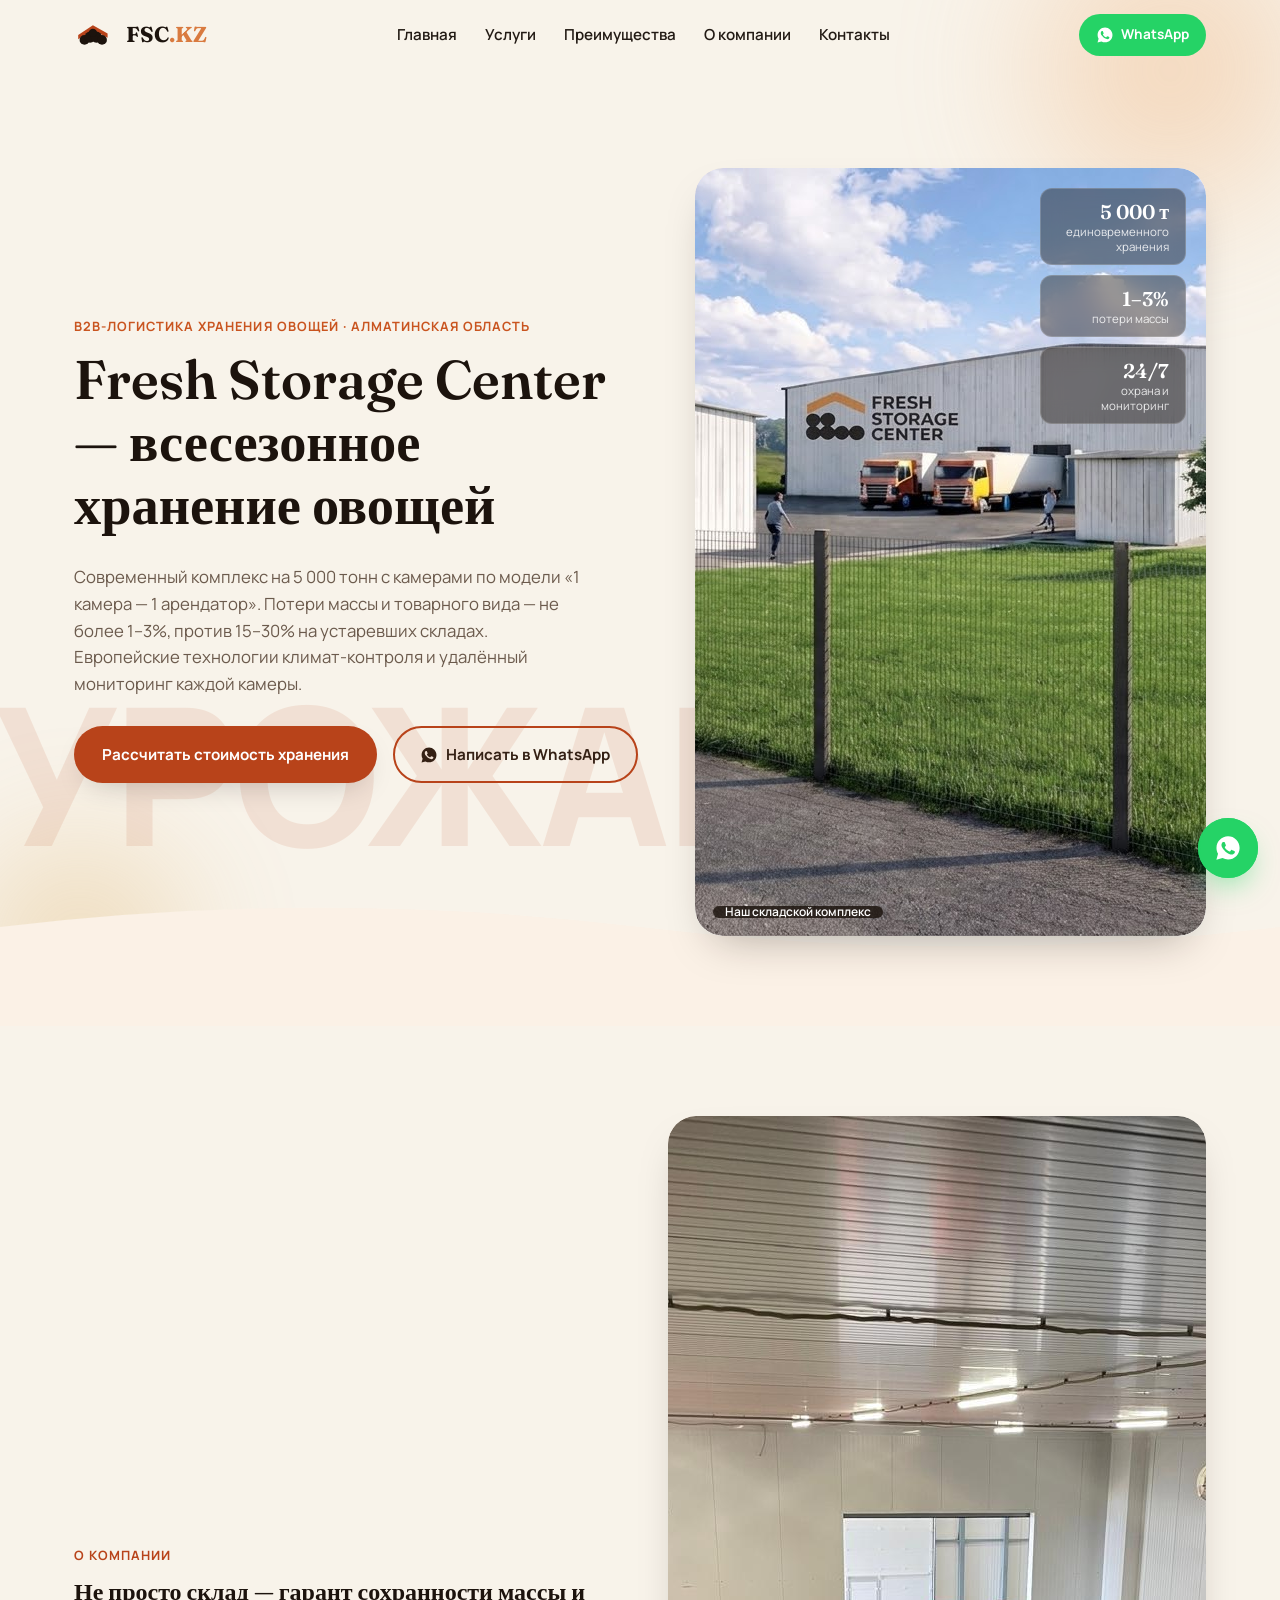
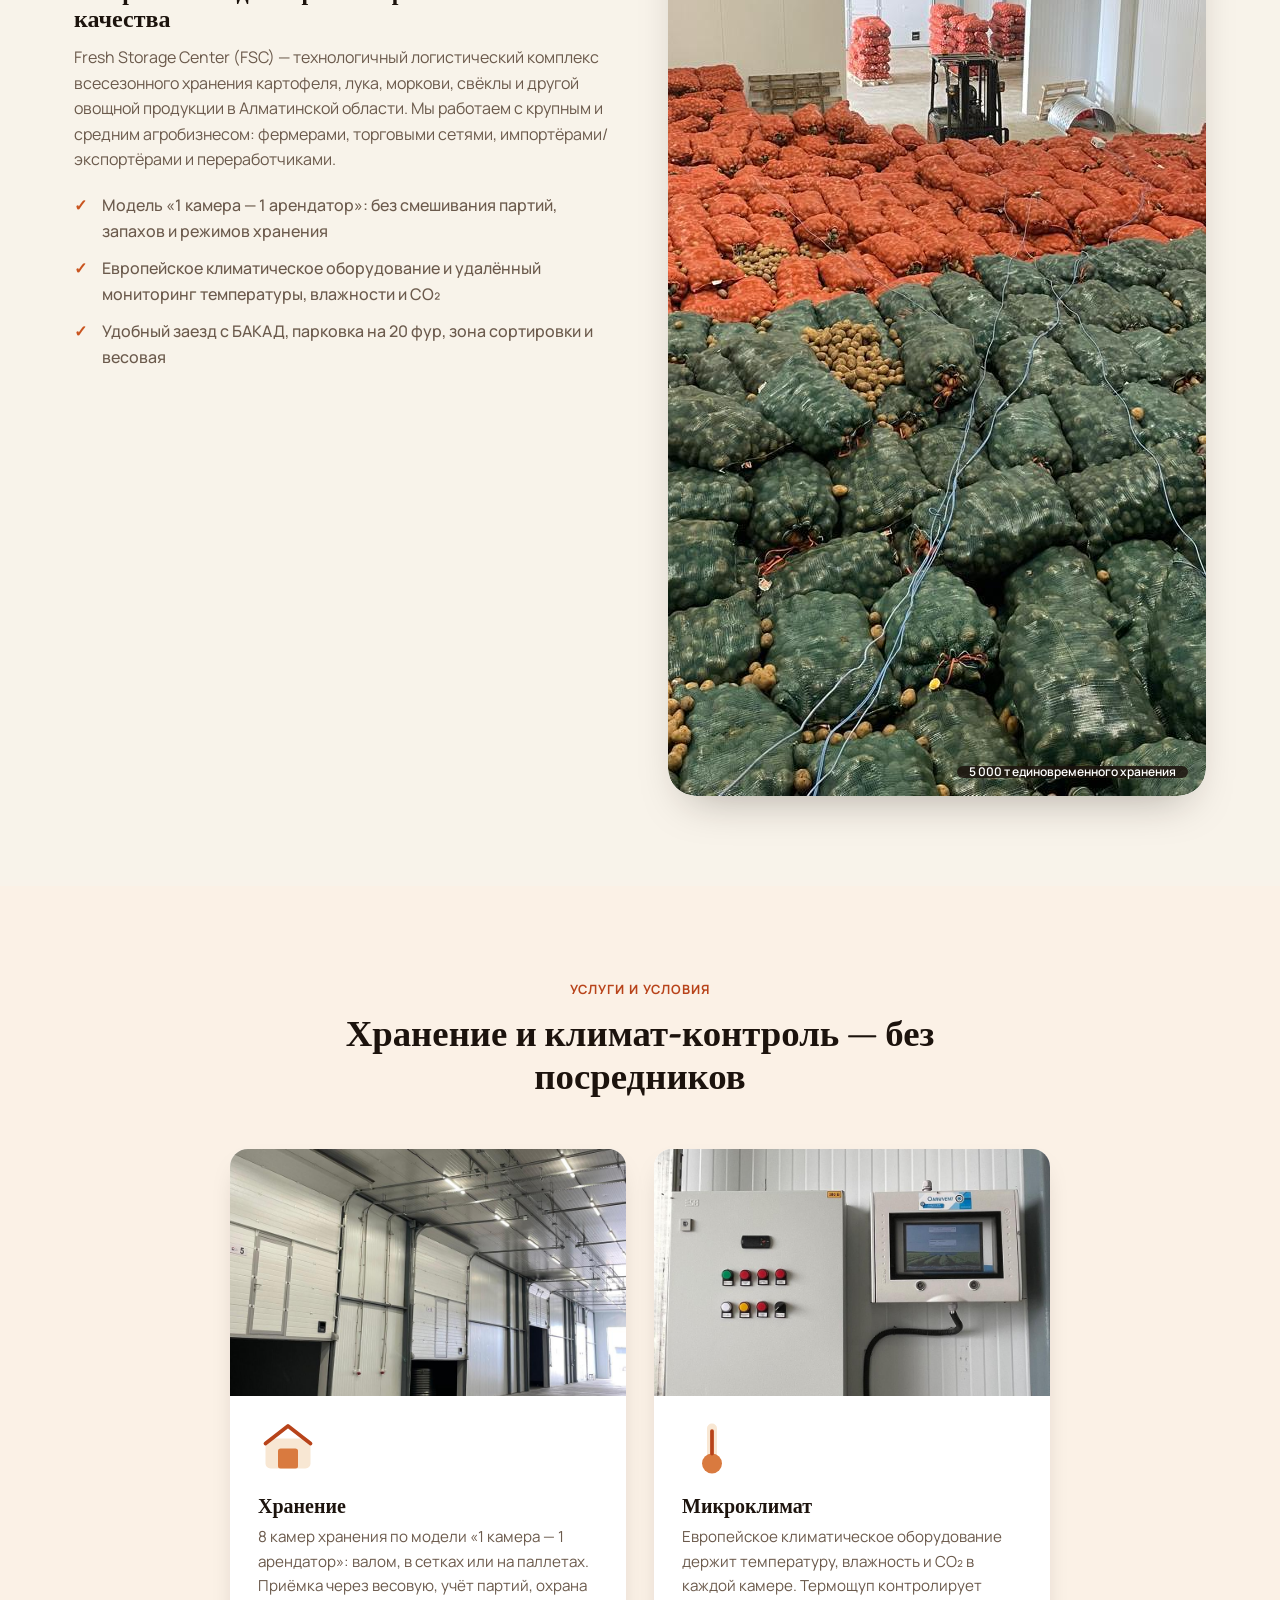
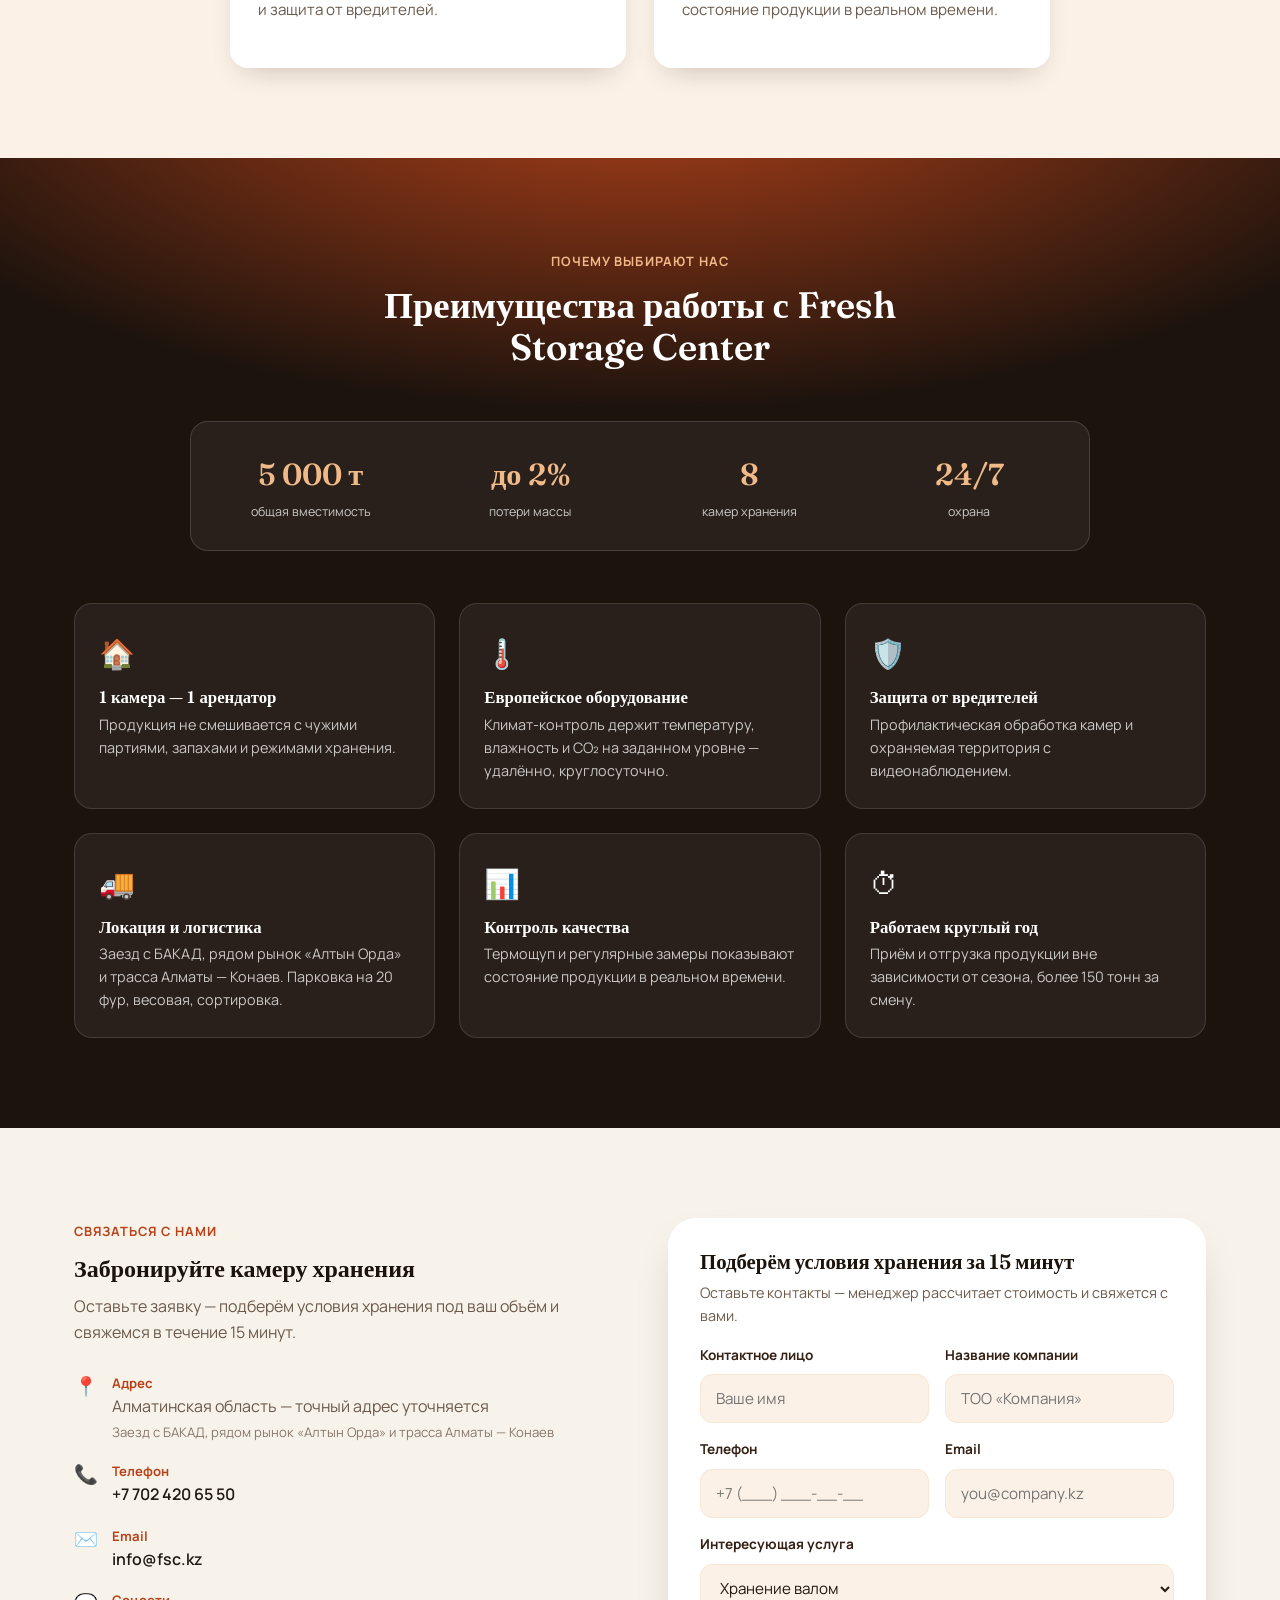
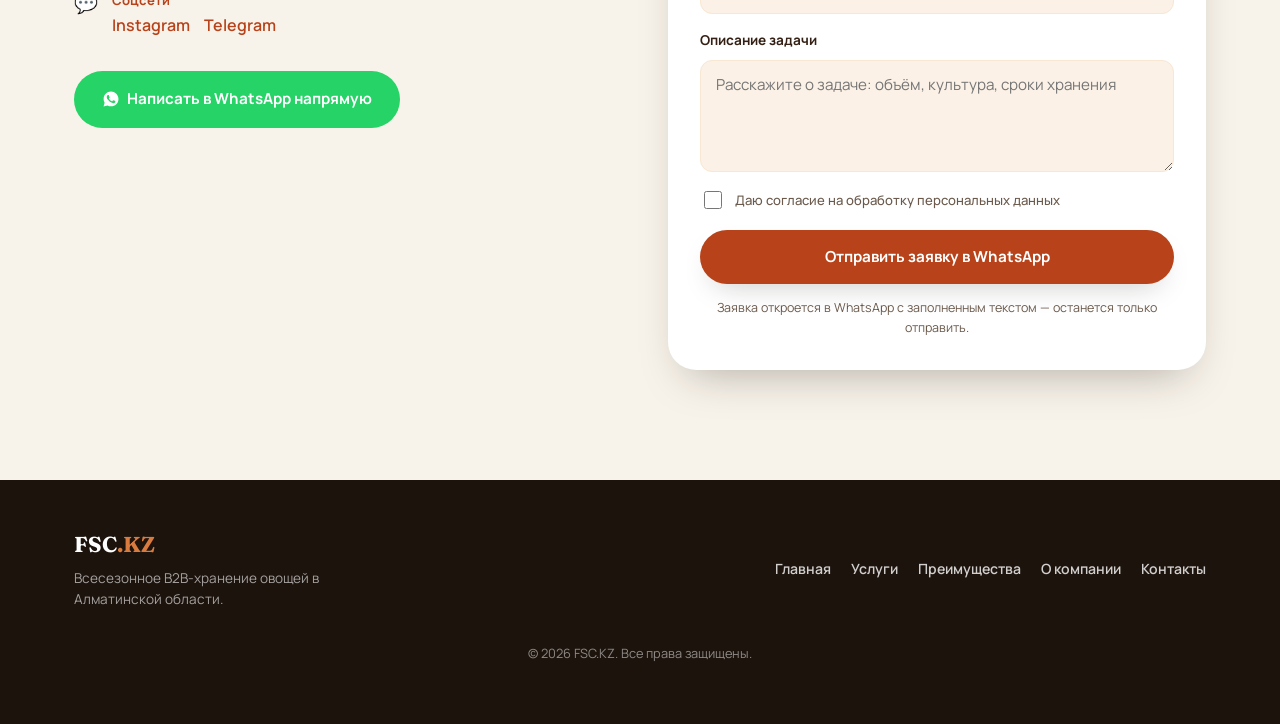
<file: index.html>
<!DOCTYPE html>
<html lang="ru">
<head>
<meta charset="UTF-8">
<meta name="viewport" content="width=device-width, initial-scale=1.0">
<title>Fresh Storage Center — всесезонное хранение овощей</title>
<meta name="description" content="Fresh Storage Center (FSC) — B2B-комплекс всесезонного хранения картофеля, лука, моркови и свёклы в Алматинской области. Потери массы не более 1–3%.">
<link rel="icon" href="assets/images/favicon.svg" type="image/svg+xml">
<link rel="preconnect" href="https://fonts.googleapis.com">
<link rel="preconnect" href="https://fonts.gstatic.com" crossorigin>
<link href="https://fonts.googleapis.com/css2?family=Manrope:wght@400;500;600;700;800&family=Fraunces:ital,opsz,wght@0,9..144,500;0,9..144,600;1,9..144,500&display=swap" rel="stylesheet">
<link rel="stylesheet" href="assets/css/style.css">
</head>
<body>

<!-- ============ HEADER ============ -->
<header class="header" id="header">
  <div class="container header__inner">
    <a href="#top" class="logo">
      <span class="logo__mark" aria-hidden="true">
        <svg viewBox="0 0 60 40" xmlns="http://www.w3.org/2000/svg">
          <path d="M6,20 L27,6 L48,18 L48,24 L27,13 L6,26 Z" fill="var(--green-700)"/>
          <circle cx="15" cy="27" r="7" fill="var(--green-900)"/>
          <circle cx="23" cy="23" r="8" fill="var(--green-900)"/>
          <circle cx="32" cy="23" r="8" fill="var(--green-900)"/>
          <circle cx="40" cy="27" r="7" fill="var(--green-900)"/>
          <circle cx="27" cy="17" r="6" fill="var(--green-900)"/>
        </svg>
      </span>
      <span class="logo__text">FSC<span class="logo__dot">.KZ</span></span>
    </a>

    <nav class="nav" id="nav">
      <a href="#top">Главная</a>
      <a href="#services">Услуги</a>
      <a href="#advantages">Преимущества</a>
      <a href="#about">О компании</a>
      <a href="#contact">Контакты</a>
    </nav>

    <div class="header__actions">
      <a class="btn btn--whatsapp btn--sm" id="wa-header" href="#" target="_blank" rel="noopener">
        <svg viewBox="0 0 24 24" width="18" height="18" fill="currentColor" aria-hidden="true"><path d="M12.04 2C6.58 2 2.13 6.45 2.13 11.91c0 1.75.46 3.46 1.33 4.96L2.05 22l5.25-1.38a9.9 9.9 0 0 0 4.74 1.21h.01c5.46 0 9.91-4.45 9.91-9.91 0-2.65-1.03-5.14-2.9-7.01A9.87 9.87 0 0 0 12.04 2Zm5.8 14.16c-.24.68-1.4 1.32-1.93 1.38-.5.06-1.02.28-3.42-.71-2.9-1.19-4.77-4.14-4.92-4.34-.15-.2-1.17-1.56-1.17-2.97s.73-2.1.99-2.39c.25-.28.55-.35.73-.35.19 0 .37 0 .53.01.17.01.4-.06.62.48.24.58.81 2 .88 2.15.07.15.12.32.02.51-.1.2-.15.32-.3.49-.15.17-.3.38-.44.51-.15.14-.3.29-.13.57.17.28.75 1.25 1.62 2.03 1.11 1 2.05 1.31 2.33 1.46.28.15.44.12.6-.07.17-.2.71-.83.9-1.11.19-.29.38-.24.63-.14.26.1 1.65.79 1.94.93.28.14.47.21.53.33.07.13.07.72-.17 1.4Z"/></svg>
        WhatsApp
      </a>
      <button class="nav__toggle" id="navToggle" aria-label="Открыть меню" aria-expanded="false">
        <span></span><span></span><span></span>
      </button>
    </div>
  </div>
</header>

<main id="top">

  <!-- ============ HERO ============ -->
  <section class="hero">
    <div class="hero__bg" aria-hidden="true">
      <div class="blob blob--1"></div>
      <div class="blob blob--2"></div>
      <svg class="hero__rows" viewBox="0 0 1440 400" preserveAspectRatio="none" aria-hidden="true">
        <path d="M0 220 Q 360 150 720 220 T 1440 220 V400 H0 Z" fill="var(--green-50)"/>
      </svg>
    </div>

    <div class="container hero__inner">
      <div class="hero__content" data-reveal>
        <p class="eyebrow">B2B-логистика хранения овощей · Алматинская область</p>
        <h1>Fresh Storage Center — всесезонное хранение овощей</h1>
        <p class="hero__lead">
          Современный комплекс на 5 000 тонн с камерами по модели «1 камера — 1 арендатор».
          Потери массы и товарного вида — не более 1–3%, против 15–30% на устаревших складах.
          Европейские технологии климат-контроля и удалённый мониторинг каждой камеры.
        </p>
        <div class="hero__cta">
          <a href="#contact" class="btn btn--primary">Рассчитать стоимость хранения</a>
          <a href="#" class="btn btn--outline wa-link" id="wa-hero" target="_blank" rel="noopener">
            <svg viewBox="0 0 24 24" width="18" height="18" fill="currentColor" aria-hidden="true"><path d="M12.04 2C6.58 2 2.13 6.45 2.13 11.91c0 1.75.46 3.46 1.33 4.96L2.05 22l5.25-1.38a9.9 9.9 0 0 0 4.74 1.21h.01c5.46 0 9.91-4.45 9.91-9.91 0-2.65-1.03-5.14-2.9-7.01A9.87 9.87 0 0 0 12.04 2Zm5.8 14.16c-.24.68-1.4 1.32-1.93 1.38-.5.06-1.02.28-3.42-.71-2.9-1.19-4.77-4.14-4.92-4.34-.15-.2-1.17-1.56-1.17-2.97s.73-2.1.99-2.39c.25-.28.55-.35.73-.35.19 0 .37 0 .53.01.17.01.4-.06.62.48.24.58.81 2 .88 2.15.07.15.12.32.02.51-.1.2-.15.32-.3.49-.15.17-.3.38-.44.51-.15.14-.3.29-.13.57.17.28.75 1.25 1.62 2.03 1.11 1 2.05 1.31 2.33 1.46.28.15.44.12.6-.07.17-.2.71-.83.9-1.11.19-.29.38-.24.63-.14.26.1 1.65.79 1.94.93.28.14.47.21.53.33.07.13.07.72-.17 1.4Z"/></svg>
            Написать в WhatsApp
          </a>
        </div>

      </div>

      <div class="hero__visual reveal-card reveal-card--photo" id="heroVisual" data-reveal>
        <img class="hero__photo" src="assets/images/warehouse-01.jpg" alt="Складской комплекс FSC.KZ" loading="eager" width="1374" height="768">
        <div class="reveal-card__glow"></div>
        <span class="media-badge media-badge--hero">Наш складской комплекс</span>
        <div class="glass-stats">
          <div class="glass-stat">
            <span class="glass-stat__num">5 000 т</span>
            <span class="glass-stat__label">единовременного хранения</span>
          </div>
          <div class="glass-stat">
            <span class="glass-stat__num">1–3%</span>
            <span class="glass-stat__label">потери массы</span>
          </div>
          <div class="glass-stat">
            <span class="glass-stat__num">24/7</span>
            <span class="glass-stat__label">охрана и мониторинг</span>
          </div>
        </div>
      </div>
    </div>
    <span class="hero__watermark" aria-hidden="true">УРОЖАЙ</span>
  </section>

  <!-- ============ ABOUT ============ -->
  <section class="about" id="about">
    <div class="container about__inner">
      <div class="about__text" data-reveal>
        <p class="eyebrow eyebrow--dark">О компании</p>
        <h2>Не просто склад — гарант сохранности массы и качества</h2>
        <p>
          Fresh Storage Center (FSC) — технологичный логистический комплекс всесезонного хранения
          картофеля, лука, моркови, свёклы и другой овощной продукции в Алматинской области.
          Мы работаем с крупным и средним агробизнесом: фермерами, торговыми сетями,
          импортёрами/экспортёрами и переработчиками.
        </p>
        <ul class="about__points">
          <li>Модель «1 камера — 1 арендатор»: без смешивания партий, запахов и режимов хранения</li>
          <li>Европейское климатическое оборудование и удалённый мониторинг температуры, влажности и CO₂</li>
          <li>Удобный заезд с БАКАД, парковка на 20 фур, зона сортировки и весовая</li>
        </ul>
      </div>
      <div class="about__media reveal-card reveal-card--photo" data-reveal>
        <img src="assets/images/storage-bags.jpg" alt="Хранение урожая в камере FSC.KZ" loading="lazy" width="960" height="1280">
        <div class="reveal-card__glow"></div>
        <span class="media-badge">5 000 т единовременного хранения</span>
      </div>
    </div>
  </section>

  <!-- ============ SERVICES ============ -->
  <section class="services" id="services">
    <div class="container">
      <div class="section-head" data-reveal>
        <p class="eyebrow eyebrow--dark">Услуги и условия</p>
        <h2>Хранение и климат-контроль — без посредников</h2>
      </div>

      <div class="cards cards--two">
        <article class="card" data-reveal>
          <div class="card__media">
            <img src="assets/images/storage-bay.jpg" alt="Камера хранения FSC.KZ" loading="lazy" width="960" height="1280">
          </div>
          <div class="card__icon">
            <svg viewBox="0 0 48 48" fill="none"><rect x="6" y="18" width="36" height="24" rx="4" fill="var(--green-100)"/><path d="M6 22 24 8l18 14" stroke="var(--green-700)" stroke-width="3" fill="none" stroke-linecap="round" stroke-linejoin="round"/><rect x="16" y="26" width="16" height="16" rx="2" fill="var(--green-500)"/></svg>
          </div>
          <h3>Хранение</h3>
          <p>8 камер хранения по модели «1 камера — 1 арендатор»: валом, в сетках или на паллетах. Приёмка через весовую, учёт партий, охрана и защита от вредителей.</p>
          <div class="card__more">
            <p>Одновременная парковка до 20 фур, зона сортировки, электропогрузчики. Более 150 тонн отгрузки за смену.</p>
            <a href="#contact" class="card__link">Рассчитать хранение →</a>
          </div>
        </article>

        <article class="card" data-reveal>
          <div class="card__media">
            <img src="assets/images/climate-control.jpg" alt="Система контроля климата FSC.KZ" loading="lazy" width="960" height="1280">
          </div>
          <div class="card__icon">
            <svg viewBox="0 0 48 48" fill="none"><rect x="20" y="6" width="8" height="30" rx="4" fill="var(--green-100)"/><circle cx="24" cy="38" r="8" fill="var(--green-500)"/><path d="M24 12v18" stroke="var(--green-700)" stroke-width="3" stroke-linecap="round"/></svg>
          </div>
          <h3>Микроклимат</h3>
          <p>Европейское климатическое оборудование держит температуру, влажность и CO₂ в каждой камере. Термощуп контролирует состояние продукции в реальном времени.</p>
          <div class="card__more">
            <p>Панель мониторинга и управление режимом хранения удалённо, с телефона — отчётность по запросу клиента.</p>
            <a href="#contact" class="card__link">Узнать подробнее →</a>
          </div>
        </article>
      </div>
    </div>
  </section>

  <!-- ============ ADVANTAGES ============ -->
  <section class="advantages" id="advantages">
    <div class="container">
      <div class="section-head section-head--light" data-reveal>
        <p class="eyebrow eyebrow--light">Почему выбирают нас</p>
        <h2>Преимущества работы с Fresh Storage Center</h2>
      </div>

      <div class="numbers-row" data-reveal>
        <div class="number"><span class="number__val">5 000 т</span><span class="number__label">общая вместимость</span></div>
        <div class="number"><span class="number__val">до 2%</span><span class="number__label">потери массы</span></div>
        <div class="number"><span class="number__val">8</span><span class="number__label">камер хранения</span></div>
        <div class="number"><span class="number__val">24/7</span><span class="number__label">охрана</span></div>
      </div>

      <div class="adv-grid">
        <div class="adv" data-reveal>
          <div class="adv__icon">🏠</div>
          <h4>1 камера — 1 арендатор</h4>
          <p>Продукция не смешивается с чужими партиями, запахами и режимами хранения.</p>
        </div>
        <div class="adv" data-reveal>
          <div class="adv__icon">🌡️</div>
          <h4>Европейское оборудование</h4>
          <p>Климат-контроль держит температуру, влажность и CO₂ на заданном уровне — удалённо, круглосуточно.</p>
        </div>
        <div class="adv" data-reveal>
          <div class="adv__icon">🛡️</div>
          <h4>Защита от вредителей</h4>
          <p>Профилактическая обработка камер и охраняемая территория с видеонаблюдением.</p>
        </div>
        <div class="adv" data-reveal>
          <div class="adv__icon">🚚</div>
          <h4>Локация и логистика</h4>
          <p>Заезд с БАКАД, рядом рынок «Алтын Орда» и трасса Алматы — Конаев. Парковка на 20 фур, весовая, сортировка.</p>
        </div>
        <div class="adv" data-reveal>
          <div class="adv__icon">📊</div>
          <h4>Контроль качества</h4>
          <p>Термощуп и регулярные замеры показывают состояние продукции в реальном времени.</p>
        </div>
        <div class="adv" data-reveal>
          <div class="adv__icon">⏱</div>
          <h4>Работаем круглый год</h4>
          <p>Приём и отгрузка продукции вне зависимости от сезона, более 150 тонн за смену.</p>
        </div>
      </div>
    </div>
  </section>

  <!-- ============ CONTACT ============ -->
  <section class="contact" id="contact">
    <div class="container contact__inner">
      <div class="contact__info" data-reveal>
        <p class="eyebrow eyebrow--dark">Связаться с нами</p>
        <h2>Забронируйте камеру хранения</h2>
        <p class="contact__lead">Оставьте заявку — подберём условия хранения под ваш объём и свяжемся в течение 15 минут.</p>

        <ul class="contact__list">
          <li>
            <span class="contact__ico">📍</span>
            <div><strong>Адрес</strong><span data-config="address">Алматинская область — точный адрес уточняется</span><span class="contact__note">Заезд с БАКАД, рядом рынок «Алтын Орда» и трасса Алматы — Конаев</span></div>
          </li>
          <li>
            <span class="contact__ico">📞</span>
            <div><strong>Телефон</strong><a href="tel:+77024206550">+7 702 420 65 50</a></div>
          </li>
          <li>
            <span class="contact__ico">✉️</span>
            <div><strong>Email</strong><a href="mailto:info@fsc.kz" data-config="email">info@fsc.kz</a></div>
          </li>
          <li>
            <span class="contact__ico">💬</span>
            <div><strong>Соцсети</strong>
              <div class="social-row">
                <a href="#" data-config="instagram" target="_blank" rel="noopener">Instagram</a>
                <a href="#" data-config="telegram" target="_blank" rel="noopener">Telegram</a>
              </div>
            </div>
          </li>
        </ul>

        <a href="#" class="btn btn--whatsapp wa-link" id="wa-contact" target="_blank" rel="noopener">
          <svg viewBox="0 0 24 24" width="18" height="18" fill="currentColor" aria-hidden="true"><path d="M12.04 2C6.58 2 2.13 6.45 2.13 11.91c0 1.75.46 3.46 1.33 4.96L2.05 22l5.25-1.38a9.9 9.9 0 0 0 4.74 1.21h.01c5.46 0 9.91-4.45 9.91-9.91 0-2.65-1.03-5.14-2.9-7.01A9.87 9.87 0 0 0 12.04 2Zm5.8 14.16c-.24.68-1.4 1.32-1.93 1.38-.5.06-1.02.28-3.42-.71-2.9-1.19-4.77-4.14-4.92-4.34-.15-.2-1.17-1.56-1.17-2.97s.73-2.1.99-2.39c.25-.28.55-.35.73-.35.19 0 .37 0 .53.01.17.01.4-.06.62.48.24.58.81 2 .88 2.15.07.15.12.32.02.51-.1.2-.15.32-.3.49-.15.17-.3.38-.44.51-.15.14-.3.29-.13.57.17.28.75 1.25 1.62 2.03 1.11 1 2.05 1.31 2.33 1.46.28.15.44.12.6-.07.17-.2.71-.83.9-1.11.19-.29.38-.24.63-.14.26.1 1.65.79 1.94.93.28.14.47.21.53.33.07.13.07.72-.17 1.4Z"/></svg>
          Написать в WhatsApp напрямую
        </a>
      </div>

      <form class="contact__form" id="contactForm" data-reveal novalidate>
        <div class="form__intro">
          <h3>Подберём условия хранения за 15 минут</h3>
          <p>Оставьте контакты — менеджер рассчитает стоимость и свяжется с вами.</p>
        </div>

        <div class="form__fields">
          <label>
            Контактное лицо
            <input type="text" name="name" required placeholder="Ваше имя">
            <span class="field__error">Укажите, как к вам обращаться</span>
          </label>
          <label>
            Название компании
            <input type="text" name="company" placeholder="ТОО «Компания»">
          </label>
          <label>
            Телефон
            <input type="tel" name="phone" required placeholder="+7 (___) ___-__-__">
            <span class="field__error">Укажите телефон для связи</span>
          </label>
          <label>
            Email
            <input type="email" name="email" placeholder="you@company.kz">
          </label>
          <label class="form__field--full">
            Интересующая услуга
            <select name="service">
              <option value="Хранение валом">Хранение валом</option>
              <option value="Хранение в сетках">Хранение в сетках</option>
              <option value="Хранение на паллетах">Хранение на паллетах</option>
              <option value="Другое">Другое</option>
            </select>
          </label>
          <label class="form__field--full">
            Описание задачи
            <textarea name="message" rows="4" placeholder="Расскажите о задаче: объём, культура, сроки хранения"></textarea>
          </label>
        </div>

        <label class="form__consent">
          <input type="checkbox" name="consent" required>
          <span>Даю согласие на обработку персональных данных</span>
        </label>
        <span class="field__error field__error--consent">Нужно согласие на обработку данных</span>

        <button type="submit" class="btn btn--primary btn--block">
          Отправить заявку в WhatsApp
        </button>
        <p class="form__hint">Заявка откроется в WhatsApp с заполненным текстом — останется только отправить.</p>

        <div class="form__success" hidden>
          <div class="form__success-icon">✓</div>
          <h3>Спасибо за обращение!</h3>
          <p>Мы получили заявку и свяжемся с вами в течение 15 минут. Сейчас откроется WhatsApp — отправьте сообщение, чтобы менеджер увидел его сразу.</p>
        </div>
      </form>
    </div>
  </section>
</main>

<!-- ============ FOOTER ============ -->
<footer class="footer">
  <div class="container footer__inner">
    <div class="footer__brand">
      <span class="logo__text">FSC<span class="logo__dot">.KZ</span></span>
      <p>Всесезонное B2B-хранение овощей в Алматинской области.</p>
    </div>
    <nav class="footer__nav">
      <a href="#top">Главная</a>
      <a href="#services">Услуги</a>
      <a href="#advantages">Преимущества</a>
      <a href="#about">О компании</a>
      <a href="#contact">Контакты</a>
    </nav>
    <p class="footer__copy">© <span id="year"></span> FSC.KZ. Все права защищены.</p>
  </div>
</footer>

<!-- ============ FLOATING WHATSAPP ============ -->
<a href="#" class="wa-float wa-link" id="wa-float" target="_blank" rel="noopener" aria-label="Написать в WhatsApp">
  <svg viewBox="0 0 24 24" width="28" height="28" fill="currentColor" aria-hidden="true"><path d="M12.04 2C6.58 2 2.13 6.45 2.13 11.91c0 1.75.46 3.46 1.33 4.96L2.05 22l5.25-1.38a9.9 9.9 0 0 0 4.74 1.21h.01c5.46 0 9.91-4.45 9.91-9.91 0-2.65-1.03-5.14-2.9-7.01A9.87 9.87 0 0 0 12.04 2Zm5.8 14.16c-.24.68-1.4 1.32-1.93 1.38-.5.06-1.02.28-3.42-.71-2.9-1.19-4.77-4.14-4.92-4.34-.15-.2-1.17-1.56-1.17-2.97s.73-2.1.99-2.39c.25-.28.55-.35.73-.35.19 0 .37 0 .53.01.17.01.4-.06.62.48.24.58.81 2 .88 2.15.07.15.12.32.02.51-.1.2-.15.32-.3.49-.15.17-.3.38-.44.51-.15.14-.3.29-.13.57.17.28.75 1.25 1.62 2.03 1.11 1 2.05 1.31 2.33 1.46.28.15.44.12.6-.07.17-.2.71-.83.9-1.11.19-.29.38-.24.63-.14.26.1 1.65.79 1.94.93.28.14.47.21.53.33.07.13.07.72-.17 1.4Z"/></svg>
  <span class="wa-float__pulse"></span>
</a>

<script src="assets/js/main.js"></script>
</body>
</html>
</file>
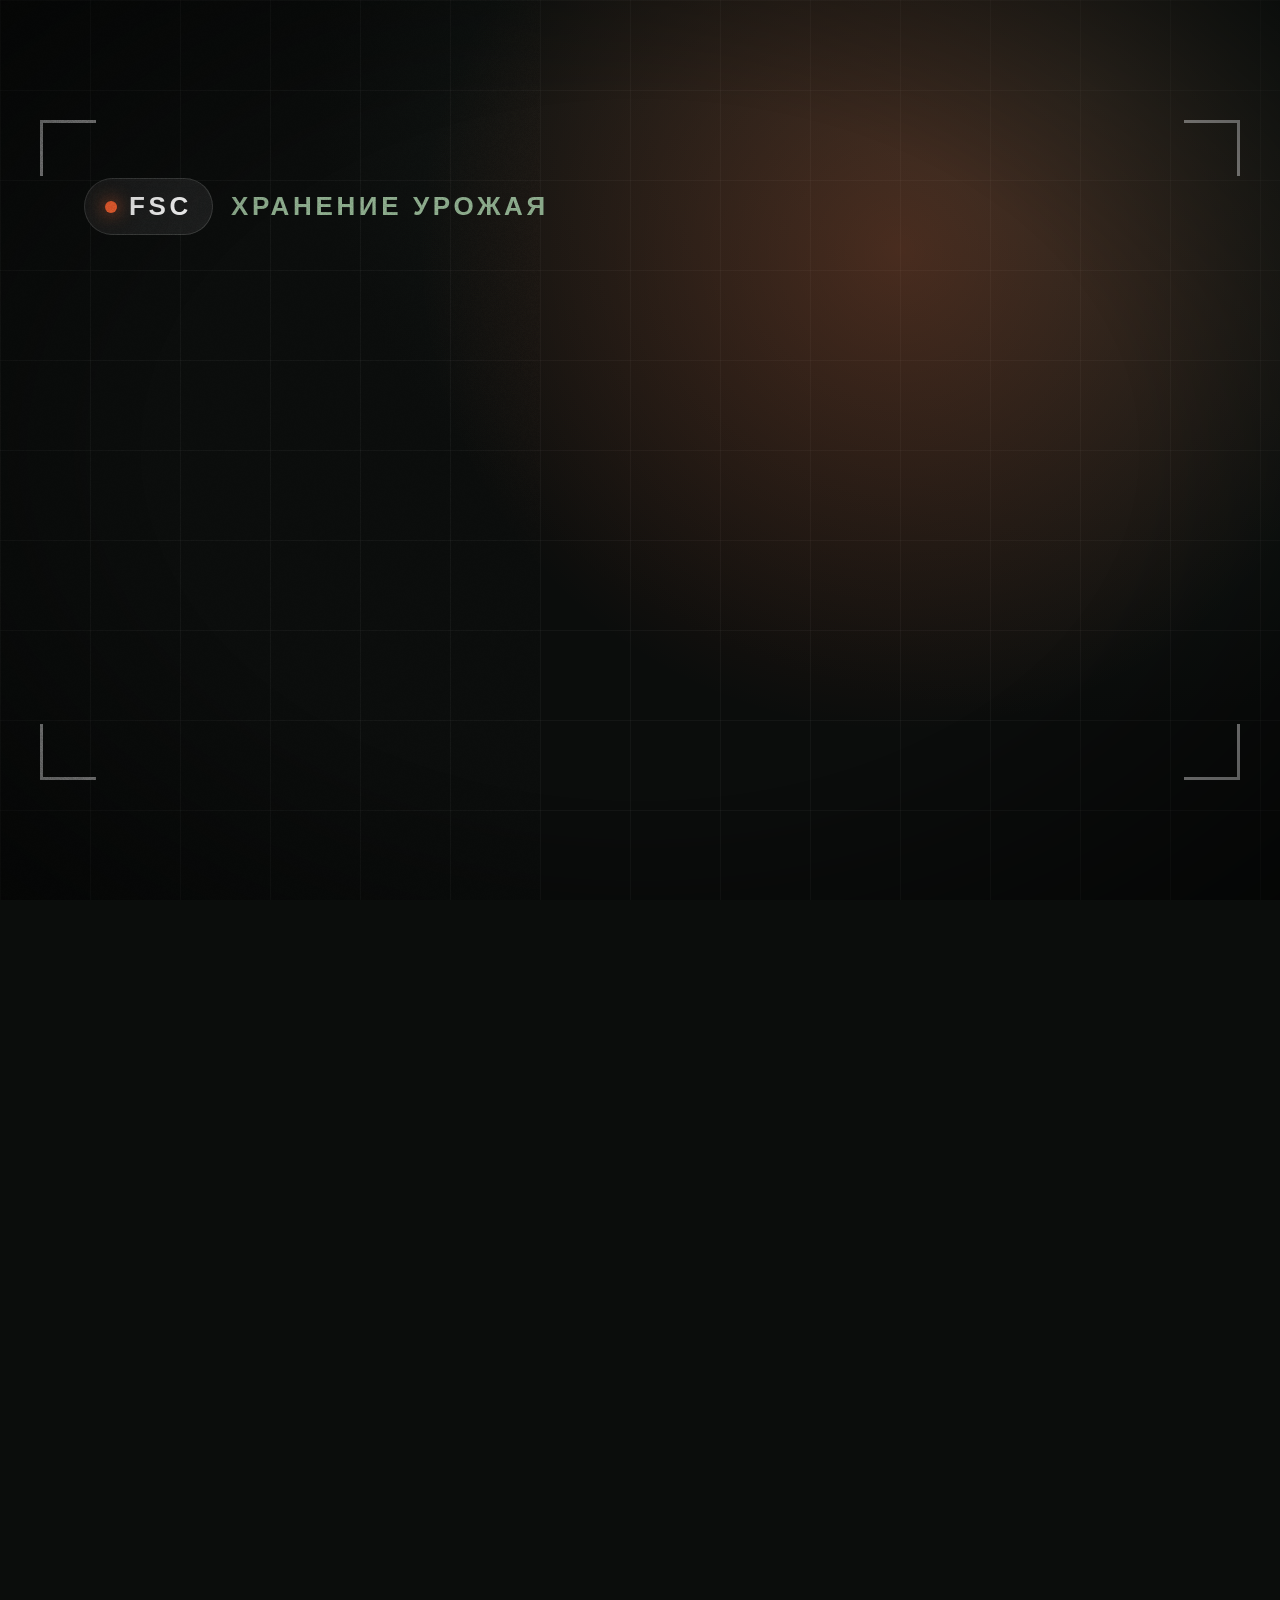
<file: video/fsc-intro/index.html>
<!doctype html>
<html lang="ru">
<head>
<meta charset="utf-8">
<title>FSC Intro</title>
<link rel="stylesheet" href="base.css">
<style>
.scene{background:radial-gradient(1100px 900px at 85% 10%,#1b2420 0%,#0b0d0c 70%)}
.glow-o{position:absolute;width:1100px;height:1100px;border-radius:50%;background:radial-gradient(circle,rgba(255,102,52,.22),transparent 62%)}
.glow-g{position:absolute;width:1200px;height:1200px;border-radius:50%;background:radial-gradient(circle,rgba(80,127,81,.30),transparent 62%)}
.gridbg{position:absolute;inset:0;background:linear-gradient(rgba(255,255,255,.035) 1px,transparent 1px) 0 0/90px 90px,linear-gradient(90deg,rgba(255,255,255,.035) 1px,transparent 1px) 0 0/90px 90px}
.hl{top:290px}
.big{font-weight:800;letter-spacing:-.05em;line-height:1}
.role{position:absolute;top:640px;width:470px;height:880px;border-radius:44px;overflow:hidden;
  background:linear-gradient(170deg,rgba(40,48,44,.95),rgba(14,17,16,.97));border:1.5px solid rgba(255,255,255,.14);box-shadow:0 60px 120px rgba(0,0,0,.55)}
.role svg{position:absolute;left:10px;top:40px}
.plate{position:absolute;left:24px;right:24px;border-radius:26px;display:flex;align-items:center;justify-content:center;font-weight:800;text-transform:uppercase;letter-spacing:.01em}
.q{position:absolute;left:80px;width:920px;height:150px;border-radius:40px;display:flex;align-items:center;gap:30px;padding:0 40px;font-size:54px;font-weight:800;letter-spacing:-.02em;
  background:linear-gradient(160deg,rgba(32,38,35,.94),rgba(14,17,16,.96));border:1.5px solid var(--line);box-shadow:0 40px 80px rgba(0,0,0,.45)}
.q .ic{width:92px;height:92px;flex:none;border-radius:26px;display:grid;place-items:center;background:rgba(255,102,52,.14);border:2px solid rgba(255,102,52,.55)}
.fchip{position:absolute;display:flex;align-items:center;gap:14px;padding:12px 26px 12px 16px;border-radius:999px;font-size:34px;font-weight:700;background:rgba(14,17,16,.86);border:1.5px solid var(--line);backdrop-filter:blur(12px);white-space:nowrap}
</style>
</head>
<body>
<div id="stage">

<!-- ============ A: WHO ============ -->
<section class="scene" id="sa">
  <div class="gridbg"></div><div class="glow-o" style="left:350px;top:-300px"></div><div class="glow-g" style="left:-500px;top:900px"></div>
  <div class="hl" id="sah">
    <span class="mask"><span class="ln" style="font-size:108px">Вы фермер</span></span>
    <span class="mask"><span class="ln o" style="font-size:108px">или трейдер?</span></span>
  </div>
  <div class="role" id="rf" style="left:50px">
    <svg id="svgF" width="450" height="656" viewBox="0 0 300 520"></svg>
    <div class="plate" style="bottom:128px;height:96px;font-size:56px;background:var(--orange);color:#111">фермер</div>
    <div class="plate" style="bottom:32px;height:76px;font-size:32px;font-weight:700;text-transform:none;background:rgba(255,255,255,.08);color:#fff">выращиваю урожай</div>
  </div>
  <div class="role" id="rt" style="left:560px">
    <svg id="svgT" width="450" height="656" viewBox="0 0 300 520"></svg>
    <div class="plate" style="bottom:128px;height:96px;font-size:56px;background:var(--lg);color:#0b0d0c">трейдер</div>
    <div class="plate" style="bottom:32px;height:76px;font-size:32px;font-weight:700;text-transform:none;background:rgba(255,255,255,.08);color:#fff">закупаю партии</div>
  </div>
</section>

<!-- ============ B: HARVEST ============ -->
<section class="scene" id="sb">
  <svg id="field" width="1080" height="1920" viewBox="0 0 1080 1920" style="position:absolute;left:0;top:0">
    <defs>
      <linearGradient id="sky" x1="0" y1="0" x2="0" y2="1"><stop offset="0" stop-color="#0b0d0c"/><stop offset=".55" stop-color="#2b1a12"/><stop offset="1" stop-color="#7a3a1c"/></linearGradient>
      <radialGradient id="sun" cx=".5" cy=".5" r=".5"><stop offset="0" stop-color="#ffb27a" stop-opacity=".95"/><stop offset=".35" stop-color="#FF6634" stop-opacity=".55"/><stop offset="1" stop-color="#FF6634" stop-opacity="0"/></radialGradient>
      <linearGradient id="soil" x1="0" y1="0" x2="0" y2="1"><stop offset="0" stop-color="#4a2b16"/><stop offset=".25" stop-color="#2e1c10"/><stop offset="1" stop-color="#150d07"/></linearGradient>
    </defs>
    <rect width="1080" height="900" fill="url(#sky)"/>
    <circle id="sunc" cx="540" cy="880" r="430" fill="url(#sun)"/>
    <path d="M0 880 C150 830 260 850 380 868 C520 840 640 845 760 866 C900 836 1000 850 1080 862 L1080 920 L0 920 Z" fill="#1a130c"/>
    <rect y="868" width="1080" height="1052" fill="url(#soil)"/>
    <g id="rows" stroke="#6b4426" stroke-opacity=".7" fill="none"></g>
    <g id="clods"></g>
  </svg>
  <div class="hl" id="sbh" style="top:290px">
    <span class="mask"><span class="ln" style="font-size:108px">Сбор урожая</span></span>
    <span class="mask"><span class="ln o" style="font-size:108px">в разгаре</span></span>
  </div>
  <div id="tractor" style="position:absolute;left:0;top:0"></div>
  <div id="workers"></div>
  <div id="bchips" style="position:absolute;left:0;right:0;top:1580px;display:flex;justify-content:center;gap:12px"></div>
</section>

<!-- ============ C: QUESTION ============ -->
<section class="scene" id="sc">
  <div class="gridbg"></div><div class="glow-o" style="left:350px;top:200px"></div><div class="glow-g" style="left:-500px;top:1000px"></div>
  <div class="hl" id="sch">
    <span class="mask"><span class="ln" style="font-size:108px">И тут встаёт</span></span>
    <span class="mask"><span class="ln o" style="font-size:108px">вопрос<span id="dots"></span></span></span>
  </div>
  <div id="qs"></div>
  <div id="qmark" style="position:absolute;left:0;right:0;top:1300px;text-align:center;font-size:420px;font-weight:800;color:var(--orange);line-height:1;text-shadow:0 0 120px rgba(255,102,52,.55)">?</div>
</section>

<div class="corner c-tl"></div><div class="corner c-tr"></div><div class="corner c-bl"></div><div class="corner c-br"></div>
<div class="eyebrow" id="eyebrow"><div class="brand"><span class="dot"></span>FSC</div><span class="topic" id="ebTopic" style="color:var(--lg)">ХРАНЕНИЕ УРОЖАЯ</span></div>
<div id="flash"></div><div id="vignette"></div>
<canvas id="grain" width="540" height="960"></canvas>
</div>

<script>
const $ = id => document.getElementById(id);
const clamp = (x, a = 0, b = 1) => Math.min(b, Math.max(a, x));
const P = (t, a, b) => clamp((t - a) / (b - a));
const lerp = (a, b, p) => a + (b - a) * p;
const E = {
  out3: p => 1 - Math.pow(1 - p, 3), out5: p => 1 - Math.pow(1 - p, 5),
  expo: p => p >= 1 ? 1 : 1 - Math.pow(2, -10 * p),
  inOut: p => p < .5 ? 4 * p * p * p : 1 - Math.pow(-2 * p + 2, 3) / 2,
  back: p => { const c1 = 1.9, c3 = c1 + 1; return 1 + c3 * Math.pow(p - 1, 3) + c1 * Math.pow(p - 1, 2); },
  in3: p => p * p * p,
  bounce: p => { const n = 7.5625, d = 2.75; if (p < 1 / d) return n * p * p; if (p < 2 / d) return n * (p -= 1.5 / d) * p + .75; if (p < 2.5 / d) return n * (p -= 2.25 / d) * p + .9375; return n * (p -= 2.625 / d) * p + .984375; },
};
let seed = 5; const rnd = () => (seed = (seed * 16807) % 2147483647) / 2147483647;

const DUR = 7.742; window.DURATION = DUR;
const SC = [{ id: 'sa', s: 0, e: 2.6 }, { id: 'sb', s: 2.6, e: 5.2 }, { id: 'sc', s: 5.2, e: 7.742 }];

// ---------------- characters ----------------
function produce(cx, cy, n, cols) {
  let s = '';
  for (let i = 0; i < n; i++) { const x = cx + (i % 5) * 28 - 56 + (rnd() - .5) * 6, y = cy - Math.floor(i / 5) * 12 + (rnd() - .5) * 4, c = cols[i % cols.length];
    s += `<ellipse cx="${x}" cy="${y}" rx="17" ry="13" fill="${c}"/>`; }
  return s;
}
function person(o) {
  const id = o.id;
  const vest = o.vest ? `
    <path d="M96 176 L134 176 L142 340 L96 340 Z" fill="#FF6634"/><path d="M204 176 L166 176 L158 340 L204 340 Z" fill="#FF6634"/>
    <rect x="96" y="262" width="46" height="14" fill="#e9ece6"/><rect x="158" y="262" width="46" height="14" fill="#e9ece6"/>` : `
    <path d="M128 172 L150 216 L172 172 Z" fill="#f4f1ea"/><path d="M120 172 L150 232 L98 340 L92 200 Z" fill="#00000030"/>
    <path d="M144 204 L156 204 L161 252 L150 266 L139 252 Z" fill="#FF6634"/>`;
  const hat = o.cap ? `<path d="M102 92 Q104 38 150 36 Q196 38 198 92 Z" fill="#1c1f1d"/><path d="M150 86 Q200 82 236 98 L230 108 Q192 100 150 100 Z" fill="#111413"/>`
    : `<path d="M102 94 Q98 40 150 40 Q202 40 198 94 Q184 62 150 62 Q116 62 102 94 Z" fill="#14100c"/>`;
  return `
  <g id="${id}legs">
    <rect x="104" y="318" width="42" height="156" rx="14" fill="${o.pants}"/><rect x="154" y="318" width="42" height="156" rx="14" fill="${o.pants}"/>
    <rect x="96" y="464" width="58" height="34" rx="12" fill="#17110c"/><rect x="146" y="464" width="58" height="34" rx="12" fill="#17110c"/>
  </g>
  <g id="${id}up">
    <g id="${id}armL"><rect x="74" y="188" width="36" height="142" rx="18" fill="${o.jacket}"/><circle cx="92" cy="334" r="21" fill="${o.skin}"/>${o.clip ? '<rect x="58" y="312" width="52" height="66" rx="6" fill="#ece7d9"/><rect x="66" y="324" width="36" height="5" fill="#9aa39b"/><rect x="66" y="336" width="30" height="5" fill="#9aa39b"/><rect x="66" y="348" width="34" height="5" fill="#9aa39b"/>' : ''}</g>
    <rect x="90" y="168" width="120" height="176" rx="32" fill="${o.jacket}"/>
    ${vest}
    <rect x="132" y="138" width="36" height="40" rx="12" fill="${o.skin}"/>
    <g id="${id}head">
      <circle cx="104" cy="104" r="10" fill="${o.skin}"/><circle cx="196" cy="104" r="10" fill="${o.skin}"/>
      <circle cx="150" cy="100" r="46" fill="${o.skin}"/>
      ${hat}
      <circle cx="133" cy="102" r="5" fill="#1a1410"/><circle cx="167" cy="102" r="5" fill="#1a1410"/>
      <path d="M124 90 Q133 84 142 90M158 90 Q167 84 176 90" stroke="#1a1410" stroke-width="4" fill="none" stroke-linecap="round"/>
      <path d="M134 122 Q150 136 166 122" stroke="#7a3b2a" stroke-width="5" fill="none" stroke-linecap="round"/>
    </g>
    ${o.crate ? `<g id="${id}crate"><rect x="62" y="290" width="176" height="96" rx="8" fill="#b98550" stroke="#6b4422" stroke-width="5"/><rect x="62" y="318" width="176" height="6" fill="#6b4422"/><rect x="62" y="348" width="176" height="6" fill="#6b4422"/>${produce(150, 292, 10, ['#d9b57a', '#e0a339', '#c9904a'])}</g>` : ''}
    <g id="${id}armR"><rect x="190" y="188" width="36" height="142" rx="18" fill="${o.jacket}"/><circle cx="208" cy="334" r="21" fill="${o.skin}"/>${o.phone ? `<g id="${id}phone"><rect x="194" y="318" width="40" height="72" rx="9" fill="#101312" stroke="#cfd5d2" stroke-width="3"/><rect x="199" y="326" width="30" height="52" rx="4" fill="#2a8f5a"/></g>` : ''}</g>
  </g>`;
}
$('svgF').innerHTML = person({ id: 'F', skin: '#d9ab84', jacket: '#507F51', pants: '#232a26', vest: true, cap: true, crate: true });
$('svgT').innerHTML = person({ id: 'T', skin: '#c89a74', jacket: '#2b312e', pants: '#1c201e', vest: false, cap: false, phone: true, clip: true });

// workers
const WK = [
  { x: 190, y: 1420, s: .62,  jacket: '#507F51', skin: '#d9ab84', cap: true,  ph: 0 },
  { x: 560, y: 1290, s: .46, jacket: '#5d6a73', skin: '#c89a74', cap: true,  ph: .35 },
  { x: 850, y: 1500, s: .74,  jacket: '#3f6a52', skin: '#d4a47c', cap: false, ph: .7 },
];
WK.forEach((w, i) => {
  const d = document.createElement('div'); d.id = 'w' + i; d.style.cssText = `position:absolute;left:${w.x - 150 * w.s}px;top:${w.y - 496 * w.s}px;width:${420 * w.s}px;height:${520 * w.s}px`;
  d.innerHTML = `<svg width="${420 * w.s}" height="${520 * w.s}" viewBox="0 0 420 520" overflow="visible">
    ${person({ id: 'W' + i, skin: w.skin, jacket: w.jacket, pants: '#232a26', vest: true, cap: w.cap })}
    <g transform="translate(236 408)"><rect x="0" y="0" width="150" height="86" rx="8" fill="#b98550" stroke="#6b4422" stroke-width="5"/><rect x="0" y="26" width="150" height="6" fill="#6b4422"/><rect x="0" y="54" width="150" height="6" fill="#6b4422"/>
      <g id="cp${i}">${produce(76, 4, 10, ['#d9b57a', '#e0a339', '#c9904a'])}</g></g>
    <circle id="sp${i}" cx="0" cy="0" r="16" fill="#e0a339" opacity="0"/></svg>`;
  $('workers').appendChild(d);
});

// tractor
$('tractor').innerHTML = `<svg id="trsvg" width="1040" height="600" viewBox="-330 -60 860 500" overflow="visible">
  <g>
    <rect x="-300" y="150" width="380" height="96" rx="12" fill="#8d6a45" stroke="#4a3320" stroke-width="6"/>
    <g>${produce(-110, 148, 15, ['#d9b57a', '#e0a339', '#c9904a']).replace(/cx="(-?\d+\.?\d*)"/g, (m, v) => `cx="${+v - 40 + 2}"`)}${produce(-170, 138, 10, ['#d9b57a', '#e0a339'])}</g>
    <rect x="80" y="196" width="60" height="12" fill="#4a3320"/>
    <circle id="trw3" cx="-190" cy="262" r="46" fill="#15110d"/><circle cx="-190" cy="262" r="18" fill="#8a8f8a"/>
    <rect x="124" y="136" width="130" height="66" rx="10" fill="#FF6634"/>
    <rect x="236" y="112" width="244" height="96" rx="22" fill="#FF6634"/><rect x="236" y="112" width="244" height="22" rx="10" fill="#ff8a63"/>
    <rect x="470" y="150" width="14" height="46" rx="5" fill="#2b2f2d"/>
    <rect x="124" y="30" width="136" height="150" rx="14" fill="#2b2f2d"/><rect x="136" y="44" width="112" height="86" rx="8" fill="#a9c9d4" opacity=".85"/>
    <rect x="112" y="18" width="160" height="16" rx="6" fill="#FF6634"/>
    <rect x="428" y="60" width="12" height="60" rx="5" fill="#2b2f2d"/>
    <g transform="translate(186 214)"><circle r="90" fill="#15110d"/><circle id="trw1" r="52" fill="#2b2f2d" stroke="#FF6634" stroke-width="10"/><g id="trsp1" stroke="#8a8f8a" stroke-width="8"><path d="M-48 0H48M0 -48V48M-34 -34L34 34M34 -34L-34 34"/></g></g>
    <g transform="translate(430 258)"><circle r="54" fill="#15110d"/><circle r="26" fill="#2b2f2d" stroke="#FF6634" stroke-width="7"/><g id="trsp2" stroke="#8a8f8a" stroke-width="6"><path d="M-24 0H24M0 -24V24"/></g></g>
  </g></svg>`;

// field rows (perspective)
(function () {
  const g = $('rows'); let s = '';
  for (let i = -14; i <= 14; i++) {
    const x2 = 540 + i * 190; s += `<path d="M540 868 L${x2} 1920" stroke-width="${i % 2 ? 6 : 14}" stroke-opacity="${i % 2 ? .45 : .75}"/>`;
  }
  g.innerHTML = s;
  let c = '';
  for (let i = 0; i < 90; i++) {
    const yy = 880 + Math.pow(rnd(), 1.8) * 1000, k = (yy - 868) / 1052, xx = 540 + (rnd() - .5) * 2400 * k;
    c += `<ellipse cx="${xx}" cy="${yy}" rx="${6 + 18 * k}" ry="${3 + 8 * k}" fill="#${rnd() > .5 ? '8a5a30' : '3a2412'}" opacity="${.35 + .4 * k}"/>`;
  }
  $('clods').innerHTML = c;
})();

// icons for chips / questions
const IC = {
  potato: '<svg width="52" height="52" viewBox="0 0 48 48"><ellipse cx="24" cy="26" rx="18" ry="13" transform="rotate(-18 24 26)" fill="#d9b57a"/><g fill="#9c7442"><circle cx="17" cy="25" r="1.8"/><circle cx="26" cy="22" r="1.6"/><circle cx="30" cy="29" r="1.8"/></g></svg>',
  onion: '<svg width="52" height="52" viewBox="0 0 48 48"><path d="M24 5c1 5 1 7 0 10M24 5c-3 3-4 6-4 10" stroke="#8AA98A" stroke-width="3" fill="none" stroke-linecap="round"/><path d="M24 12c9 5 15 12 15 20 0 6-6 10-15 10S9 38 9 32c0-8 6-15 15-20Z" fill="#e0a339"/></svg>',
  carrot: '<svg width="52" height="52" viewBox="0 0 48 48"><path d="M30 14c6 6 4 12-2 20L10 44 14 26c8-4 14-8 16-12Z" fill="#FF6634"/><path d="M30 14c1-6 4-9 9-10M30 14c-1-5 0-9 4-12M30 14c3-3 8-4 12-2" stroke="#6ea46f" stroke-width="3" fill="none" stroke-linecap="round"/></svg>',
  apple: '<svg width="52" height="52" viewBox="0 0 48 48"><path d="M24 14c-5-5-16-3-16 9 0 10 7 20 12 20 2 0 3-1 4-1s2 1 4 1c5 0 12-10 12-20 0-12-11-14-16-9Z" fill="#e3463b"/><path d="M24 14c0-5 2-8 6-10" stroke="#6b4a2a" stroke-width="3" fill="none" stroke-linecap="round"/></svg>',
  box: '<svg width="64" height="64" viewBox="0 0 24 24" fill="none" stroke="#FF6634" stroke-width="1.8" stroke-linecap="round" stroke-linejoin="round"><path d="M3 8l9-5 9 5v9l-9 5-9-5V8Z"/><path d="M3 8l9 5 9-5M12 13v9"/></svg>',
  scale: '<svg width="64" height="64" viewBox="0 0 24 24" fill="none" stroke="#FF6634" stroke-width="1.8" stroke-linecap="round" stroke-linejoin="round"><path d="M12 3v18M5 21h14M5 7h14M5 7l-3 7a3 3 0 0 0 6 0L5 7ZM19 7l-3 7a3 3 0 0 0 6 0l-3-7Z"/></svg>',
  price: '<svg width="64" height="64" viewBox="0 0 24 24" fill="none" stroke="#FF6634" stroke-width="1.8" stroke-linecap="round" stroke-linejoin="round"><path d="M3 12V4h8l9.5 9.5a2 2 0 0 1 0 2.8l-4.7 4.7a2 2 0 0 1-2.8 0L3 12Z"/><circle cx="7.5" cy="8.5" r="1.3" fill="#FF6634"/></svg>',
};
[['potato', 'картофель'], ['onion', 'лук'], ['carrot', 'морковь'], ['apple', 'яблоки']].forEach(([ic, lb], i) => {
  const d = document.createElement('div'); d.className = 'fchip'; d.id = 'bc' + i;
  d.style.position = 'relative'; d.style.fontSize = '30px'; d.style.padding = '10px 20px 10px 12px'; d.innerHTML = IC[ic] + lb; $('bchips').appendChild(d);
});
const QS = [['box', 'Где хранить?'], ['scale', 'Как не потерять вес?'], ['price', 'Как сохранить цену?']];
QS.forEach(([ic, tx], i) => { const d = document.createElement('div'); d.className = 'q'; d.id = 'q' + i; d.style.top = (730 + i * 172) + 'px'; d.innerHTML = `<div class="ic">${IC[ic]}</div><span>${tx}</span>`; $('qs').appendChild(d); });

// grain
const gctx = $('grain').getContext('2d'); const grainFrames = [];
for (let f = 0; f < 4; f++) { const img = gctx.createImageData(540, 960); for (let i = 0; i < img.data.length; i += 4) { const v = rnd() * 255; img.data[i] = img.data[i + 1] = img.data[i + 2] = v; img.data[i + 3] = 255; } grainFrames.push(img); }

function headline(id, lt, step = .167, t0 = .08) {
  document.querySelectorAll(`#${id} .ln`).forEach((l, i) => { const p = E.expo(P(lt, t0 + i * step, t0 + .52 + i * step)); l.style.transform = `translateY(${(1 - p) * 110}%)`; });
}
const pop = (el, p, from = .7, dy = 70) => { el.style.opacity = clamp(p * 1.4); el.style.transform = `translateY(${(1 - p) * dy}px) scale(${lerp(from, 1, p)})`; };
const set = (id, tr) => { const e = $(id); if (e) e.setAttribute('transform', tr); };

function idle(pfx, t, o = {}) {
  const b = Math.sin(t * 5 + (o.ph || 0));
  set(pfx + 'up', `translate(0 ${b * 3})`);
  set(pfx + 'head', `rotate(${Math.sin(t * 3 + (o.ph || 0)) * (o.tilt ?? 3)} 150 140)`);
}

const U = {
  sa(t) {
    headline('sah', t);
    const h = $('sah'); const sp = P(t, 0, .3); h.style.transform = `scale(${lerp(.8, 1, E.back(sp))})`; h.style.opacity = clamp(sp * 3); h.style.transformOrigin = '0 50%';
    const pf = E.back(P(t, .55, 1.05)), pt = E.back(P(t, .8, 1.3));
    pop($('rf'), pf, .75, 260); pop($('rt'), pt, .75, 260);
    idle('F', t, { ph: 0 }); idle('T', t, { ph: 1.3, tilt: 5 });
    set('Fcrate', `translate(0 ${Math.sin(t * 5) * 5})`);
    set('FarmL', `rotate(${Math.sin(t * 5) * 3} 92 200)`); set('FarmR', `rotate(${-Math.sin(t * 5) * 3} 208 200)`);
    // trader raises the phone, nods
    const up = E.out5(P(t, 1.3, 1.8)); const sw = Math.sin(t * 6) * 4;
    set('TarmR', `rotate(${-lerp(8, 142, up) + sw * up} 208 200)`); set('TarmL', `rotate(${6 + Math.sin(t * 4) * 2} 92 200)`);
    const ph = $('Tphone'); if (ph) ph.style.opacity = 1;
    // pulsing 'ping' ring from the phone
    $('rf').style.boxShadow = `0 60px 120px rgba(0,0,0,.55), 0 0 0 ${E.out3(P(t, 1.4, 2.2)) * 0}px rgba(255,102,52,.0)`;
  },
  sb(t) {
    headline('sbh', t);
    const camx = Math.sin(t * .8) * 8; $('field').style.transform = `translateX(${camx}px) scale(${1.04 + t * .012})`;
    // tractor drives across
    const trp = E.inOut(P(t, .1, 2.5)); const tx = lerp(-920, 960, trp);
    $('tractor').style.transform = `translate(${tx}px, 960px) scale(.72)`; $('tractor').style.opacity = clamp(P(t, 0, .15) * 4);
    const rot = t * 220; $('trw1').parentNode.setAttribute('transform', `translate(186 214) rotate(${rot})`);
    document.getElementById('trsp1').setAttribute('transform', `rotate(${rot})`); document.getElementById('trsp2').setAttribute('transform', `rotate(${rot * 1.8})`);
    $('trsvg').style.transform = `translateY(${Math.sin(t * 22) * 1.5}px)`;
    // workers: bend, grab, throw into the crate
    WK.forEach((w, i) => {
      const cyc = ((t * .9 + w.ph) % 1);
      const a = cyc < .45 ? E.inOut(cyc / .45) : cyc < .6 ? 1 : 1 - E.inOut((cyc - .6) / .4);
      const ang = a * 52, dy = a * 36;
      set('W' + i + 'up', `translate(0 ${dy}) rotate(${ang} 150 320)`);
      set('W' + i + 'armL', `rotate(${-ang * .9 + a * 16} 92 200)`); set('W' + i + 'armR', `rotate(${-ang * .9 + a * 16} 208 200)`);
      set('W' + i + 'head', `rotate(${a * 6} 150 140)`);
      // produce sprite: spawns at the hands when bent, flies to the crate while standing up
      const sp = $('sp' + i), pf = cyc < .6 ? 0 : (cyc - .6) / .4; const rad = ang * Math.PI / 180;
      const hx = 150 + 130 * Math.sin(rad) + 22, hy = 320 - 130 * Math.cos(rad) + 130 + dy;
      if (cyc >= .5 && cyc < 1) {
        const q = clamp((cyc - .5) / .5); const x = lerp(hx, 312, E.inOut(q)), y = lerp(hy, 418, q) - Math.sin(q * Math.PI) * 120;
        sp.setAttribute('cx', x); sp.setAttribute('cy', y); sp.setAttribute('opacity', 1); sp.setAttribute('fill', ['#e0a339', '#d9b57a', '#e3463b', '#FF6634'][(Math.floor(t * .9 + w.ph) + i) % 4]);
      } else sp.setAttribute('opacity', 0);
      const d = $('w' + i); const pp = E.back(P(t, .45 + i * .2, .9 + i * .2)); d.style.opacity = clamp(pp * 2); d.style.transform = `scale(${lerp(.6, 1, pp)})`; d.style.transformOrigin = '50% 100%';
    });
    [0, 1, 2, 3].forEach(i => pop($('bc' + i), E.back(P(t, 1.2 + i * .18, 1.6 + i * .18)), .6, 60));
  },
  sc(t) {
    headline('sch', t);
    const n = Math.floor(P(t, .75, 1.6) * 3.99); $('dots').textContent = '.'.repeat(clamp(n, 0, 3)).replace(/\./g, '…').slice(0, n > 0 ? 1 : 0);
    QS.forEach((_, i) => {
      const p = E.out5(P(t, .75 + i * .2, 1.2 + i * .2)); const e = $('q' + i);
      e.style.opacity = clamp(p * 1.5); e.style.transform = `translateX(${(1 - p) * 1100}px) skewX(${(1 - p) * -14}deg)`;
    });
    const qm = P(t, 1.75, 2.15), s = qm < 1 ? lerp(2.4, 1, E.back(qm)) : 1 + Math.sin((t - 2.15) * 6) * .02;
    $('qmark').style.opacity = clamp(qm * 3); $('qmark').style.transform = `scale(${s}) rotate(${(1 - E.out3(qm)) * -14}deg)`;
  },
};

let lastScene = null;
window.seek = function (t) {
  t = clamp(t, 0, DUR - 1e-6);
  const sc = SC.find(s => t >= s.s && t < s.e) || SC[SC.length - 1];
  if (lastScene !== sc.id) { SC.forEach(s => $(s.id).style.display = s.id === sc.id ? 'block' : 'none'); lastScene = sc.id; }
  const lt = t - sc.s, dur = sc.e - sc.s;
  U[sc.id](lt, dur);
  const el = $(sc.id); let tx = 0, blur = 0, fl = 0;
  const outP = P(lt, dur - .12, dur);
  if (outP > 0) { tx = -E.in3(outP) * 260; blur = outP * 22; }
  const inP = P(lt, 0, .18);
  if (sc.id !== 'sa' && inP < 1) { tx = (1 - E.out3(inP)) * 300; blur = Math.max(blur, (1 - inP) * 24); fl = 1 - inP; }
  el.style.transform = `translateX(${tx}px)`; el.style.filter = blur > .2 ? `blur(${blur}px)` : 'none';
  const flash = $('flash'); flash.style.opacity = fl * .5; flash.style.transform = `translateX(${(1 - fl) * 900 - 450}px)`;
  gctx.putImageData(grainFrames[Math.floor(t * 30) % grainFrames.length], 0, 0);
};
window.ready = (async () => { await document.fonts.ready; window.seek(0); return true; })();
</script>
</body>
</html>
</file>
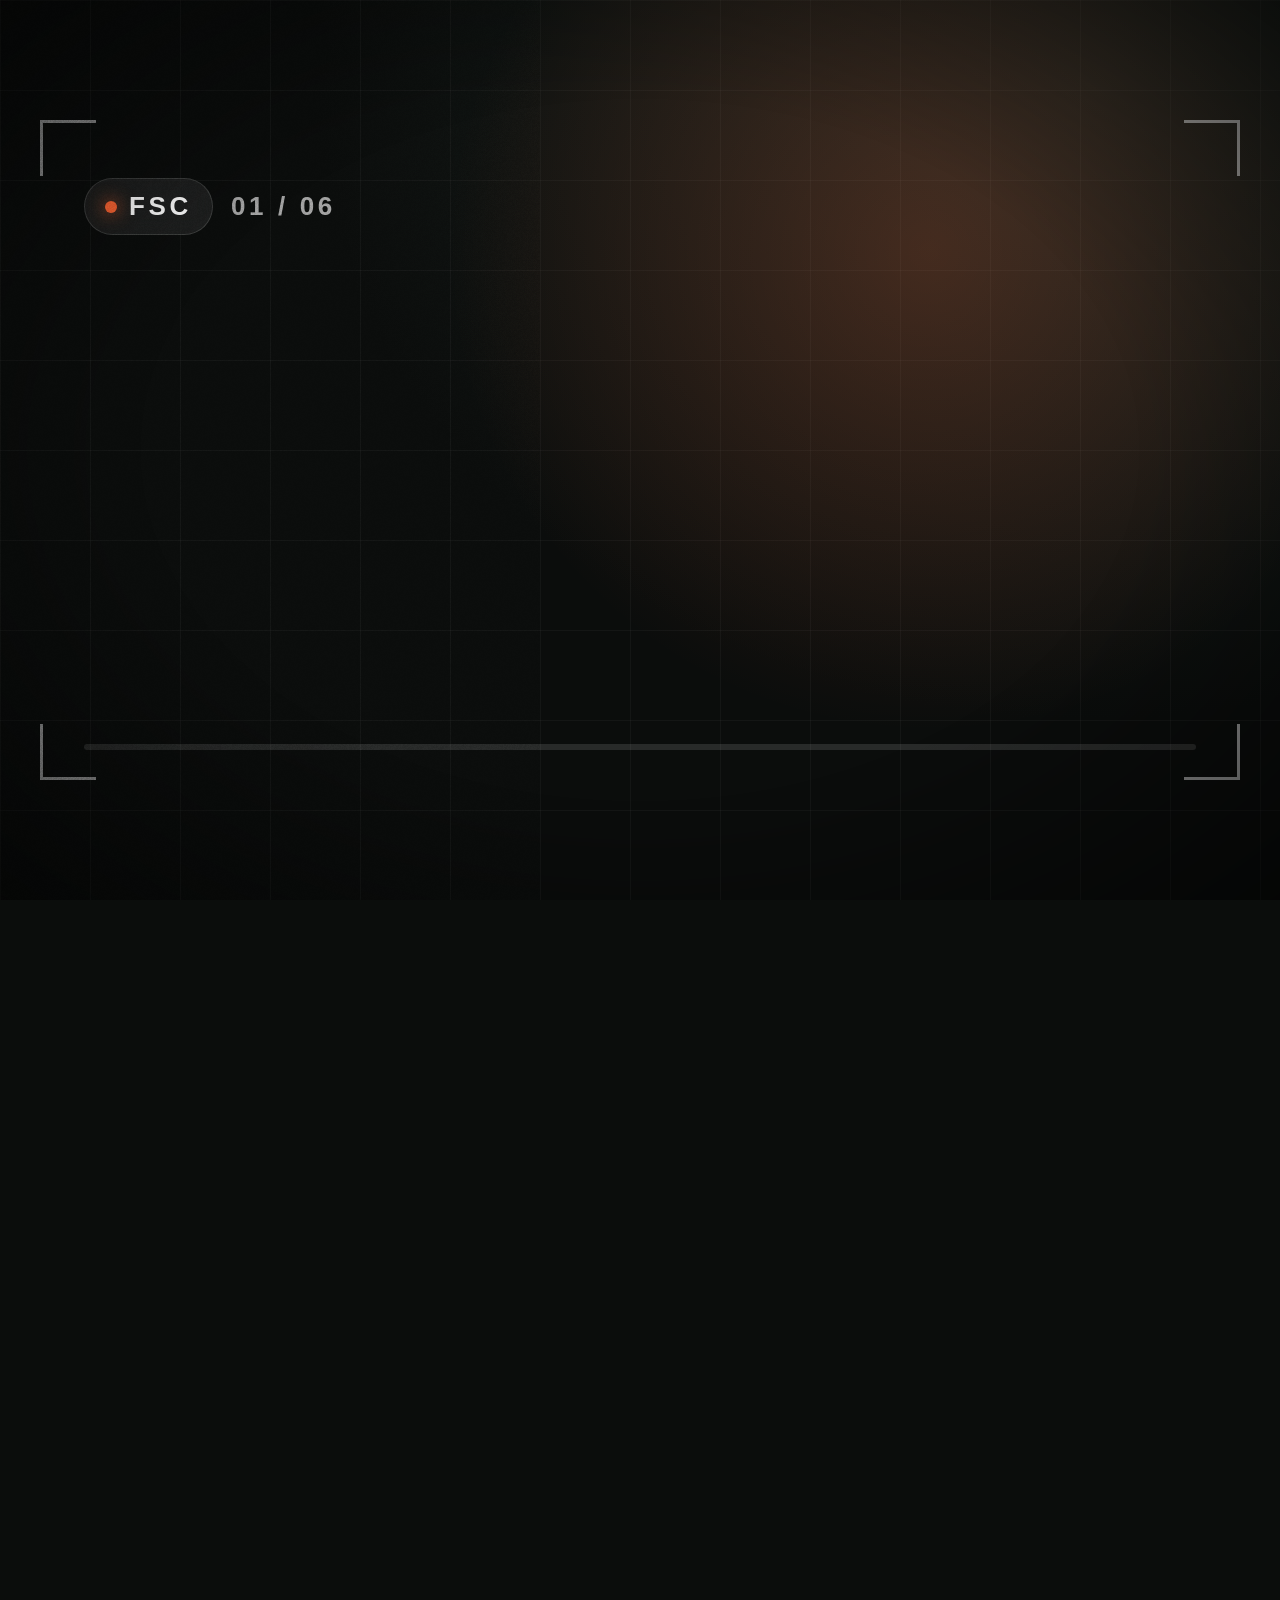
<file: video/fsc-reel-2/index.html>
<!doctype html>
<html lang="ru">
<head>
<meta charset="utf-8">
<title>FSC Reel 2</title>
<link rel="stylesheet" href="base.css">
<style>
.scene{background:radial-gradient(1100px 900px at 85% 10%,#1b2420 0%,#0b0d0c 70%)}
.glow-o{position:absolute;width:1100px;height:1100px;border-radius:50%;background:radial-gradient(circle,rgba(255,102,52,.20),transparent 62%)}
.glow-g{position:absolute;width:1200px;height:1200px;border-radius:50%;background:radial-gradient(circle,rgba(80,127,81,.30),transparent 62%)}
.gridbg{position:absolute;inset:0;background:linear-gradient(rgba(255,255,255,.035) 1px,transparent 1px) 0 0/90px 90px,linear-gradient(90deg,rgba(255,255,255,.035) 1px,transparent 1px) 0 0/90px 90px}
.hl{top:290px}
.card{padding:0}
.big{font-weight:800;letter-spacing:-.05em;line-height:1;font-variant-numeric:tabular-nums}
.cap2{font-size:28px;font-weight:600;color:var(--muted);letter-spacing:.02em}
.crop{position:absolute;width:210px;height:250px;border-radius:32px;background:linear-gradient(160deg,rgba(32,38,35,.92),rgba(14,17,16,.94));border:1.5px solid var(--line);display:flex;flex-direction:column;align-items:center;justify-content:center;gap:14px;font-size:30px;font-weight:700}
.tag{position:absolute;left:90px;width:900px;height:170px;border-radius:40px;display:flex;align-items:center;gap:36px;padding:0 44px;font-size:64px;font-weight:800;letter-spacing:-.02em;text-transform:uppercase;
  background:linear-gradient(160deg,rgba(32,38,35,.92),rgba(14,17,16,.94));border:1.5px solid var(--line);box-shadow:0 40px 80px rgba(0,0,0,.45)}
.tag .ic{width:100px;height:100px;border-radius:28px;display:grid;place-items:center;background:rgba(255,102,52,.14);border:2px solid rgba(255,102,52,.55)}
.b3{position:absolute;left:0;top:0;width:0;height:0;transform-style:preserve-3d}
.f3{position:absolute;backface-visibility:hidden}
.f3.v{backface-visibility:visible}
.wall{background:repeating-linear-gradient(90deg,#eef1ef 0 56px,#c9d0ce 56px 59px)}
.roof{background:repeating-linear-gradient(90deg,#c4ccd1 0 40px,#9aa5ab 40px 43px)}
.node{position:absolute;display:flex;flex-direction:column;align-items:center;gap:18px;font-size:40px;font-weight:800;letter-spacing:.04em;text-transform:uppercase}
.node i{width:36px;height:36px;border-radius:50%;display:block}
</style>
</head>
<body>
<div id="stage">

<!-- ============ S1 HOOK ============ -->
<section class="scene" id="s1">
  <div class="gridbg"></div><div class="glow-o" style="left:380px;top:-300px"></div><div class="glow-g" style="left:-500px;top:900px"></div>
  <div id="s1q" style="position:absolute;right:-40px;top:880px;font-size:900px;font-weight:800;color:rgba(255,255,255,.045);line-height:1">?</div>
  <div class="hl" id="s1h">
    <span class="mask"><span class="ln" style="font-size:150px">Урожай</span></span>
    <span class="mask"><span class="ln" style="font-size:150px">собран.</span></span>
    <span class="mask" style="margin-top:34px"><span class="ln o" style="font-size:100px">Где он доживёт</span></span>
    <span class="mask"><span class="ln o" style="font-size:100px">до весны?</span></span>
  </div>
  <svg id="s1tl" width="1080" height="430" viewBox="0 -70 1080 430" style="position:absolute;left:0;top:1090px">
    <path id="s1line" d="M150 170 C 330 60, 750 60, 930 170" fill="none" stroke="rgba(255,255,255,.2)" stroke-width="6" stroke-dasharray="4 18" stroke-linecap="round"/>
    <path id="s1prog" d="M150 170 C 330 60, 750 60, 930 170" fill="none" stroke="#FF6634" stroke-width="9" stroke-linecap="round" pathLength="1" stroke-dasharray="1" stroke-dashoffset="1"/>
    <circle id="s1dot" r="20" fill="#FF6634"/>
    <circle cx="150" cy="170" r="18" fill="#FF6634"/><circle cx="540" cy="92" r="18" fill="#fff"/><circle id="s1end" cx="930" cy="170" r="18" fill="#8AA98A"/>
    <g font-family="Inter" font-weight="800" font-size="40" text-anchor="middle" fill="#fff" letter-spacing="2">
      <text x="150" y="260" fill="#FF6634">ОСЕНЬ</text><text x="540" y="12">ЗИМА</text><text id="s1sp" x="930" y="260" fill="#8AA98A">ВЕСНА</text>
    </g>
  </svg>
</section>

<!-- ============ S2 POSITIVE ============ -->
<section class="scene" id="s2">
  <div class="gridbg"></div><div class="glow-g" style="left:-100px;top:700px"></div>
  <div class="hl" id="s2h">
    <span class="mask"><span class="ln" style="font-size:104px">Сохраните</span></span>
    <span class="mask"><span class="ln o" style="font-size:104px">вес, качество</span></span>
    <span class="mask"><span class="ln" style="font-size:104px">и цену урожая</span></span>
  </div>
  <div id="s2row" style="position:absolute;left:0;right:0;top:960px;height:600px"></div>
</section>

<!-- ============ S3 SOLUTION ============ -->
<section class="scene" id="s3">
  <div class="gridbg"></div><div class="glow-o" style="left:-300px;top:500px"></div><div class="glow-g" style="left:350px;top:900px"></div>
  <div class="hl" id="s3h">
    <span class="mask"><span class="ln" style="font-size:112px">Всесезонное</span></span>
    <span class="mask"><span class="ln o" style="font-size:76px">овощехранилище</span></span>
    <span class="sub" style="font-size:46px">FSC · в аренду</span>
  </div>
  <div class="card" id="s3m" style="left:50px;top:700px;width:980px;height:660px;overflow:hidden;padding:0;perspective:1900px;perspective-origin:50% 38%">
    <div id="s3stage" style="position:absolute;left:490px;top:400px;width:0;height:0;transform-style:preserve-3d"></div>
    <div id="s3far" style="position:absolute;left:30px;top:28px;display:flex;align-items:center;gap:16px;padding:16px 28px 16px 20px;border-radius:999px;background:var(--orange);color:#111;font-size:46px;font-weight:800;letter-spacing:-.01em;white-space:nowrap;box-shadow:0 20px 60px rgba(255,102,52,.45)">
      <svg width="46" height="46" viewBox="0 0 24 24" fill="#111"><path d="M12 2C8.1 2 5 5.1 5 9c0 5.2 7 13 7 13s7-7.8 7-13c0-3.9-3.1-7-7-7Zm0 9.5A2.5 2.5 0 1 1 12 6.5a2.5 2.5 0 0 1 0 5Z"/></svg>
      20 мин от Алматы
    </div>
    <div id="s3tag" style="position:absolute;left:30px;bottom:26px;font-size:30px;font-weight:700;letter-spacing:.14em;color:rgba(255,255,255,.7)">FRESH STORAGE CENTER</div>
  </div>
  <div id="s3crops"></div>
</section>

<!-- ============ S4 NUMBERS ============ -->
<section class="scene" id="s4">
  <div class="gridbg"></div><div class="glow-o" style="left:500px;top:300px"></div><div class="glow-g" style="left:-400px;top:1100px"></div>
  <div class="hl" id="s4h" style="top:270px">
    <span class="mask"><span class="ln" style="font-size:116px">Условия</span></span>
    <span class="mask"><span class="ln o" style="font-size:116px">в цифрах</span></span>
  </div>
  <div class="card c4" id="c4a" style="left:50px;top:640px;width:480px;height:430px">
    <svg width="480" height="440" viewBox="0 0 480 440" style="position:absolute;inset:0">
      <rect x="86" y="46" width="44" height="230" rx="22" fill="rgba(255,255,255,.1)"/>
      <circle cx="108" cy="290" r="40" fill="rgba(255,255,255,.1)"/>
      <rect id="c4fill" x="94" y="276" width="28" height="0" rx="14" fill="#FF6634"/>
      <circle id="c4bulb" cx="108" cy="290" r="30" fill="#FF6634"/>
      <g font-family="Inter" font-weight="700" font-size="26" fill="rgba(255,255,255,.65)"><text x="150" y="276">0</text><text x="150" y="70">+20</text></g>
    </svg>
    <div style="position:absolute;left:210px;top:60px;width:250px"><div class="big" style="font-size:62px;color:var(--orange);white-space:nowrap"><span id="c4t">0</span><span style="font-size:40px;color:#fff"> °C</span></div></div>
    <div class="cap2" style="position:absolute;left:36px;bottom:34px;font-size:30px;line-height:1.2">температура<br><span style="color:#fff">режим под культуру</span></div>
  </div>
  <div class="card c4" id="c4b" style="left:550px;top:640px;width:480px;height:430px">
    <svg width="480" height="440" viewBox="0 0 480 440" style="position:absolute;inset:0">
      <path d="M90 260 A 150 150 0 0 1 390 260" fill="none" stroke="rgba(255,255,255,.1)" stroke-width="26" stroke-linecap="round"/>
      <path id="c4arc" d="M90 260 A 150 150 0 0 1 390 260" fill="none" stroke="#8AA98A" stroke-width="26" stroke-linecap="round" pathLength="1" stroke-dasharray="1" stroke-dashoffset="1"/>
      <path d="M240 118c-18 28-34 44-34 64a34 34 0 0 0 68 0c0-20-16-36-34-64Z" fill="#8AA98A"/>
    </svg>
    <div class="big" style="position:absolute;left:0;right:0;top:215px;text-align:center;font-size:84px"><span style="font-size:42px;color:var(--muted)">до </span><span id="c4h" style="color:var(--lg)">0</span><span style="font-size:48px">%</span></div>
    <div class="cap2" style="position:absolute;left:36px;bottom:34px;font-size:30px">влажность</div>
  </div>
  <div class="card c4" id="c4c" style="left:50px;top:1090px;width:480px;height:430px">
    <div id="c4cells" style="position:absolute;left:36px;top:40px;width:408px;display:grid;grid-template-columns:repeat(4,1fr);gap:12px"></div>
    <div class="big" style="position:absolute;left:36px;top:200px;font-size:80px;color:var(--orange)"><span style="font-size:40px;color:var(--muted)">до </span><span id="c4cap">0</span><span style="font-size:42px;color:#fff"> т</span></div>
    <div class="cap2" style="position:absolute;left:36px;bottom:34px;font-size:30px;line-height:1.2">вместимость<br><span style="color:#fff">8 камер</span></div>
  </div>
  <div class="card c4" id="c4d" style="left:550px;top:1090px;width:480px;height:430px">
    <div id="c4stack" style="position:absolute;left:36px;top:50px;width:408px;height:140px"></div>
    <div class="big" style="position:absolute;left:36px;top:200px;font-size:80px;color:var(--orange)"><span style="font-size:40px;color:var(--muted)">от </span><span id="c4lot">0</span><span style="font-size:42px;color:#fff"> т</span></div>
    <div class="cap2" style="position:absolute;left:36px;bottom:34px;font-size:30px;line-height:1.2">минимальная<br><span style="color:#fff">партия</span></div>
  </div>
  <div id="c4chips" style="position:absolute;left:50px;right:50px;top:1540px;display:flex;flex-wrap:wrap;gap:12px">
    <span class="chip" style="position:relative;font-size:26px;padding:14px 22px"><b>125 т</b> погрузка за смену</span>
    <span class="chip" style="position:relative;font-size:26px;padding:14px 22px">свои <b>автовесы</b></span>
    <span class="chip g" style="position:relative;font-size:26px;padding:14px 22px">видеонаблюдение <b>24/7</b></span>
  </div>
</section>

<!-- ============ S5 WHO ============ -->
<section class="scene" id="s5">
  <div class="gridbg"></div><div class="glow-o" style="left:-400px;top:600px"></div><div class="glow-g" style="left:400px;top:1000px"></div>
  <div class="hl" id="s5h">
    <span class="mask"><span class="ln" style="font-size:150px">Для кого</span></span>
  </div>
  <div id="s5tags"></div>
</section>

<!-- ============ S6 CTA ============ -->
<section class="scene" id="s6">
  <div class="gridbg"></div><div class="glow-o" style="left:-300px;top:-200px"></div><div class="glow-g" style="left:200px;top:900px"></div>
  <div id="s6dust"></div>
  <div id="s6cam" style="position:absolute;inset:0;transform-origin:50% 45%">
    <div id="s6logo" style="position:absolute;left:0;right:0;top:250px;display:flex;justify-content:center;align-items:center;gap:36px">
      <svg width="260" height="217" viewBox="0 0 300 250" overflow="visible">
        <path id="s6chev" d="M22 112 L150 30 L282 106" fill="none" stroke="#FF6634" stroke-width="34" stroke-linejoin="miter" pathLength="1" stroke-dasharray="1" stroke-dashoffset="1"/>
        <g fill="#fff" id="s6circles"><circle cx="60" cy="160" r="34"/><circle cx="126" cy="160" r="34"/><circle cx="60" cy="220" r="34"/><circle cx="126" cy="220" r="34"/><circle cx="192" cy="220" r="34"/><circle cx="258" cy="220" r="34"/></g>
      </svg>
      <div style="font-size:58px;font-weight:800;line-height:.98;letter-spacing:.01em">
        <div class="mask"><div class="ln">FRESH</div></div><div class="mask"><div class="ln">STORAGE</div></div><div class="mask"><div class="ln">CENTER</div></div>
      </div>
    </div>
    <div id="s6t" style="position:absolute;left:90px;right:90px;top:590px;font-size:84px;font-weight:800;line-height:.98;letter-spacing:-.025em;text-transform:uppercase">
      <div class="mask"><div class="ln">Забронируйте</div></div><div class="mask"><div class="ln">место <span style="color:var(--orange)">в конце</span></div></div><div class="mask"><div class="ln" style="color:var(--orange)">сезона</div></div>
    </div>
    <div id="s6price" style="position:absolute;left:0;right:0;top:910px;text-align:center">
      <div class="big" style="font-size:230px;color:var(--orange);line-height:.95">от 3 ₸</div>
      <div style="font-size:52px;font-weight:700">за кг в месяц</div>
    </div>
    <div class="chip g" id="s6lot" style="left:50%;top:1250px;font-size:36px;transform:translateX(-50%)">партия от <b>100 т</b></div>
    <div id="s6cta" style="position:absolute;left:0;right:0;top:1345px;text-align:center">
      <div class="big" style="font-size:118px;color:var(--orange);letter-spacing:-.02em">fsc.kz</div>
      <div style="font-size:60px;font-weight:800;margin-top:8px">+7 702 420 65 50</div>
      <div style="font-size:34px;font-weight:600;color:rgba(255,255,255,.75);margin-top:10px">Звоните или пишите в WhatsApp</div>
    </div>
  </div>
</section>

<div class="corner c-tl"></div><div class="corner c-tr"></div><div class="corner c-bl"></div><div class="corner c-br"></div>
<div class="eyebrow" id="eyebrow"><div class="brand"><span class="dot"></span>FSC</div><span class="num" id="ebNum">01 / 06</span><span class="topic" id="ebTopic">ВОПРОС</span></div>
<div id="progress"><i id="progI"></i></div>
<div id="flash"></div><div id="vignette"></div>
<canvas id="grain" width="540" height="960"></canvas>
</div>

<script>
const $ = id => document.getElementById(id);
const clamp = (x, a = 0, b = 1) => Math.min(b, Math.max(a, x));
const P = (t, a, b) => clamp((t - a) / (b - a));
const lerp = (a, b, p) => a + (b - a) * p;
const E = {
  out3: p => 1 - Math.pow(1 - p, 3), out5: p => 1 - Math.pow(1 - p, 5),
  expo: p => p >= 1 ? 1 : 1 - Math.pow(2, -10 * p),
  inOut: p => p < .5 ? 4 * p * p * p : 1 - Math.pow(-2 * p + 2, 3) / 2,
  back: p => { const c1 = 1.9, c3 = c1 + 1; return 1 + c3 * Math.pow(p - 1, 3) + c1 * Math.pow(p - 1, 2); },
  in3: p => p * p * p,
};
let seed = 11; const rnd = () => (seed = (seed * 16807) % 2147483647) / 2147483647;
const fmt = n => String(Math.round(n)).replace(/\B(?=(\d{3})+(?!\d))/g, ' ');

const SCENES = [
  { id: 's1', s: 0,    e: 2.5,  topic: 'ВОПРОС' },
  { id: 's2', s: 2.5,  e: 5,    topic: 'РЕЗУЛЬТАТ' },
  { id: 's3', s: 5,    e: 9.5,  topic: 'РЕШЕНИЕ' },
  { id: 's4', s: 9.5,  e: 14,   topic: 'ЦИФРЫ' },
  { id: 's5', s: 14,   e: 16.5, topic: 'ДЛЯ КОГО' },
  { id: 's6', s: 16.5, e: 21,   topic: 'БРОНЬ' },
];
const DUR = 21; window.DURATION = DUR;

// ---------------- icons ----------------
const IC = {
  scale: '<svg width="130" height="130" viewBox="0 0 24 24" fill="none" stroke="#8AA98A" stroke-width="1.7" stroke-linecap="round" stroke-linejoin="round"><path d="M12 3v18M5 21h14M5 7h14M5 7l-3 7a3 3 0 0 0 6 0L5 7ZM19 7l-3 7a3 3 0 0 0 6 0l-3-7Z"/></svg>',
  shield: '<svg width="130" height="130" viewBox="0 0 24 24" fill="none" stroke="#8AA98A" stroke-width="1.7" stroke-linecap="round" stroke-linejoin="round"><path d="M12 3l8 3v6c0 5-3.5 8-8 9-4.5-1-8-4-8-9V6l8-3Z"/><path d="M8.5 12l2.5 2.5 4.5-5"/></svg>',
  price: '<svg width="130" height="130" viewBox="0 0 24 24" fill="none" stroke="#8AA98A" stroke-width="1.7" stroke-linecap="round" stroke-linejoin="round"><path d="M3 12V4h8l9.5 9.5a2 2 0 0 1 0 2.8l-4.7 4.7a2 2 0 0 1-2.8 0L3 12Z"/><circle cx="7.5" cy="8.5" r="1.3" fill="#8AA98A"/><path d="M12 11l3 3"/></svg>',
  potato: '<svg width="96" height="96" viewBox="0 0 48 48"><ellipse cx="24" cy="26" rx="18" ry="13" transform="rotate(-18 24 26)" fill="#d9b57a"/><g fill="#9c7442"><circle cx="17" cy="25" r="1.8"/><circle cx="26" cy="22" r="1.6"/><circle cx="30" cy="29" r="1.8"/><circle cx="21" cy="31" r="1.5"/></g></svg>',
  onion: '<svg width="96" height="96" viewBox="0 0 48 48"><path d="M24 5c1 5 1 7 0 10M24 5c-3 3-4 6-4 10" stroke="#8AA98A" stroke-width="3" fill="none" stroke-linecap="round"/><path d="M24 12c9 5 15 12 15 20 0 6-6 10-15 10S9 38 9 32c0-8 6-15 15-20Z" fill="#e0a339"/><path d="M24 14c-4 7-5 17 0 26M24 14c4 7 5 17 0 26" stroke="#b97a1f" stroke-width="2" fill="none"/></svg>',
  carrot: '<svg width="96" height="96" viewBox="0 0 48 48"><path d="M30 14c6 6 4 12-2 20L10 44 14 26c8-4 14-8 16-12Z" fill="#FF6634"/><g stroke="#cc4a1c" stroke-width="2" stroke-linecap="round"><path d="M22 24l5 3M18 32l4 2M26 18l4 2"/></g><path d="M30 14c1-6 4-9 9-10M30 14c-1-5 0-9 4-12M30 14c3-3 8-4 12-2" stroke="#6ea46f" stroke-width="3" fill="none" stroke-linecap="round"/></svg>',
  apple: '<svg width="96" height="96" viewBox="0 0 48 48"><path d="M24 14c-5-5-16-3-16 9 0 10 7 20 12 20 2 0 3-1 4-1s2 1 4 1c5 0 12-10 12-20 0-12-11-14-16-9Z" fill="#e3463b"/><path d="M24 14c0-5 2-8 6-10" stroke="#6b4a2a" stroke-width="3" fill="none" stroke-linecap="round"/><path d="M27 9c4-3 8-2 9 1-3 3-7 3-9-1Z" fill="#6ea46f"/></svg>',
  wheat: '<svg width="64" height="64" viewBox="0 0 24 24" fill="none" stroke="#FF6634" stroke-width="1.8" stroke-linecap="round" stroke-linejoin="round"><path d="M12 22V8M12 8c-3 0-4-2-4-4 3 0 4 2 4 4ZM12 8c3 0 4-2 4-4-3 0-4 2-4 4ZM12 14c-3 0-4-2-4-4 3 0 4 2 4 4ZM12 14c3 0 4-2 4-4-3 0-4 2-4 4ZM12 20c-3 0-4-2-4-4 3 0 4 2 4 4ZM12 20c3 0 4-2 4-4-3 0-4 2-4 4Z"/></svg>',
  truck: '<svg width="64" height="64" viewBox="0 0 24 24" fill="none" stroke="#FF6634" stroke-width="1.8" stroke-linecap="round" stroke-linejoin="round"><path d="M2 6h12v10H2zM14 9h4l3 3v4h-7"/><circle cx="7" cy="17.5" r="2"/><circle cx="17" cy="17.5" r="2"/></svg>',
  store: '<svg width="64" height="64" viewBox="0 0 24 24" fill="none" stroke="#FF6634" stroke-width="1.8" stroke-linecap="round" stroke-linejoin="round"><path d="M3 9l1.5-5h15L21 9M3 9c0 1.7 1.3 3 3 3s3-1.3 3-3c0 1.7 1.3 3 3 3s3-1.3 3-3c0 1.7 1.3 3 3 3s3-1.3 3-3M5 12v8h14v-8M10 20v-5h4v5"/></svg>',
  fork: '<svg width="64" height="64" viewBox="0 0 24 24" fill="none" stroke="#FF6634" stroke-width="1.8" stroke-linecap="round" stroke-linejoin="round"><path d="M6 3v7a2 2 0 0 0 2 2v9M10 3v7a2 2 0 0 1-2 2M6 3v6M10 3v6M17 21V3c-2 1-3 4-3 7s1 4 3 4"/></svg>',
};

// ---------------- builders ----------------
const s2items = [['scale', 'вес'], ['shield', 'качество'], ['price', 'цена']];
s2items.forEach(([ic, lb], i) => {
  const d = document.createElement('div'); d.id = 's2i' + i;
  Object.assign(d.style, { position: 'absolute', left: (70 + i * 320) + 'px', top: '0', width: '290px', height: '470px' });
  d.innerHTML = `<div class="card" style="position:absolute;left:0;top:0;width:290px;height:340px;display:grid;place-items:center;border-color:rgba(138,169,138,.5)">${IC[ic]}</div>
    <div style="position:absolute;left:0;right:0;top:372px;text-align:center;font-size:44px;font-weight:800;text-transform:uppercase">${lb}</div>
    <div id="s2ok${i}" style="position:absolute;left:215px;top:-24px;width:84px;height:84px;border-radius:50%;background:#507F51;display:grid;place-items:center;box-shadow:0 0 30px rgba(138,169,138,.6)">
      <svg width="46" height="46" viewBox="0 0 24 24" fill="none" stroke="#fff" stroke-width="3.2" stroke-linecap="round" stroke-linejoin="round"><path d="M5 12.5l4.5 4.5L19 7"/></svg></div>`;
  $('s2row').appendChild(d);
});
const cropsList = [['potato', 'картофель'], ['onion', 'лук'], ['carrot', 'морковь'], ['apple', 'яблоки']];
cropsList.forEach(([ic, lb], i) => {
  const d = document.createElement('div'); d.className = 'crop'; d.id = 's3c' + i;
  d.style.left = (50 + i * 240) + 'px'; d.style.top = '1400px'; d.style.width = '220px';
  d.innerHTML = IC[ic] + `<span>${lb}</span>`;
  $('s3crops').appendChild(d);
});
const tagList = [['wheat', 'фермеры'], ['truck', 'оптовики'], ['store', 'сети'], ['fork', 'HoReCa']];
tagList.forEach(([ic, lb], i) => {
  const d = document.createElement('div'); d.className = 'tag'; d.id = 's5t' + i; d.style.top = (600 + i * 205) + 'px';
  d.innerHTML = `<div class="ic">${IC[ic]}</div><span>${lb}</span>`;
  $('s5tags').appendChild(d);
});
for (let i = 0; i < 8; i++) {
  const c = document.createElement('div'); c.id = 'cell' + i;
  Object.assign(c.style, { height: '70px', borderRadius: '14px', background: 'rgba(255,255,255,.08)', border: '1.5px solid rgba(255,255,255,.12)' });
  $('c4cells').appendChild(c);
}
for (let i = 0; i < 6; i++) {
  const b = document.createElement('div'); b.id = 'blk' + i;
  const col = i % 3, row = Math.floor(i / 3);
  Object.assign(b.style, { position: 'absolute', left: (col * 134) + 'px', top: (row * 70) + 'px', width: '126px', height: '62px', borderRadius: '14px', background: 'linear-gradient(135deg,#FF6634,#cc4a1c)', border: '1.5px solid rgba(255,255,255,.25)' });
  $('c4stack').appendChild(b);
}

// ---------------- 3D warehouse ----------------
const SHADE = { front: 1, back: .75, right: .84, left: .72, top: 1.06, bottom: .5 };
function box3(parent, o) {
  const c = document.createElement('div'); c.className = 'b3'; c.dataset.x = o.x; c.dataset.y = o.y; c.dataset.z = o.z;
  c.style.transform = `translate3d(${o.x}px,${o.y}px,${o.z}px)`;
  const { w, h, d } = o; const F = o.f || {};
  const mk = (name, fw, fh, tr) => {
    const f = document.createElement('div'); f.className = 'f3 ' + (F[name + 'Cls'] || ''); f.style.width = fw + 'px'; f.style.height = fh + 'px';
    f.style.marginLeft = (-fw / 2) + 'px'; f.style.marginTop = (-fh / 2) + 'px'; f.style.transform = tr;
    f.style.background = F[name] || F.all || '#ccc'; f.style.filter = `brightness(${SHADE[name]})`;
    if (F[name + 'Html']) f.innerHTML = F[name + 'Html']; c.appendChild(f); return f;
  };
  mk('front', w, h, `translateZ(${d / 2}px)`); mk('back', w, h, `rotateY(180deg) translateZ(${d / 2}px)`);
  mk('right', d, h, `rotateY(90deg) translateZ(${w / 2}px)`); mk('left', d, h, `rotateY(-90deg) translateZ(${w / 2}px)`);
  if (!o.noTop) mk('top', w, d, `rotateX(90deg) translateZ(${h / 2}px)`);
  parent.appendChild(c); return c;
}
const LOGO = `<svg viewBox="0 0 300 250" width="150" height="125" style="position:absolute;left:34px;top:26px"><path d="M22 112 L150 30 L282 106" fill="none" stroke="#e8452a" stroke-width="30"/><g fill="#14100c"><circle cx="60" cy="160" r="32"/><circle cx="126" cy="160" r="32"/><circle cx="60" cy="220" r="32"/><circle cx="126" cy="220" r="32"/><circle cx="192" cy="220" r="32"/><circle cx="258" cy="220" r="32"/></g></svg>
  <div style="position:absolute;left:196px;top:40px;font:800 30px/1 Inter;color:#14100c;letter-spacing:.01em">FRESH<br>STORAGE<br>CENTER</div>`;
const fansHtml = (() => { let h = ''; for (let r = 0; r < 2; r++) for (let c = 0; c < 4; c++) h += `<div class="fan" style="position:absolute;left:${14 + c * 38}px;top:${14 + r * 54}px;width:34px;height:34px;border-radius:50%;background:#1a1d1c;border:3px solid #9aa3a6;overflow:hidden"><svg width="28" height="28" viewBox="-14 -14 28 28" style="margin:0"><g class="blades"><path d="M0 0L10 -3L10 3Z M0 0L-10 3L-10 -3Z M0 0L-3 -10L3 -10Z M0 0L3 10L-3 10Z" fill="#c9d0d2"/></g></svg></div>`; return h; })();

const W3 = { hall: { w: 520, h: 150, d: 280 } };
const world = document.createElement('div'); world.id = 's3world'; world.className = 'b3'; $('s3stage').appendChild(world);
const parts = [];
(function buildWarehouse() {
  const addFlat = (css, w, d, x, y, z, extra = '') => { const f = document.createElement('div'); f.className = 'f3 v'; f.style.cssText = `width:${w}px;height:${d}px;margin-left:${-w / 2}px;margin-top:${-d / 2}px;transform:translate3d(${x}px,${y}px,${z}px) rotateX(90deg);background:${css};${extra}`; world.appendChild(f); return f; };
  addFlat('#7a5d3e', 1500, 1100, 0, 0, 0); addFlat('#2d3130', 900, 600, 40, -1, 60, 'border-radius:6px;box-shadow:0 0 0 4px #3b403e');
  // parking lines on the asphalt
  let lines = ''; for (let i = 0; i < 6; i++) lines += `<div style="position:absolute;left:${60 + i * 120}px;top:340px;width:6px;height:150px;background:rgba(255,255,255,.7)"></div>`;
  const pk = addFlat('transparent', 900, 600, 40, -2, 60); pk.innerHTML = lines;
  // hall
  const H = W3.hall;
  const hall = box3(world, { x: 0, y: -75, z: -60, w: H.w, h: H.h, d: H.d, noTop: true, f: {
    front: '#e9edeb', frontCls: 'wall', frontHtml: `<div style="position:absolute;left:24px;top:30px;width:240px;height:124px;background:#f6f8f7;border-radius:6px">${LOGO}</div>
      <div style="position:absolute;left:290px;top:14px;width:2px;height:136px;background:#9aa5a2"></div><div style="position:absolute;left:408px;top:30px;width:92px;height:120px;border:3px solid #7f8a87;background:repeating-linear-gradient(180deg,#e5e9e7 0 20px,#c3cac8 20px 23px)"></div>`,
    back: '#d4dbd9', right: '#dfe4e2', left: '#dfe4e2', all: '#e5e9e7' } });
  parts.push({ el: hall, y: -75, d: 0 });
  // gable roof
  const R = 40, L = Math.sqrt(140 * 140 + R * R), al = Math.atan(R / 140) * 180 / Math.PI;
  const slope = (zc, rot) => { const f = document.createElement('div'); f.className = 'f3 v roof'; f.style.cssText = `width:${H.w + 24}px;height:${L}px;margin-left:${-(H.w + 24) / 2}px;margin-top:${-L / 2}px;transform:translate3d(0,${-H.h - R / 2}px,${zc}px) rotateX(${rot}deg);filter:brightness(${rot > 0 ? 1.12 : .9})`; return f; };
  const roofG = document.createElement('div'); roofG.className = 'b3'; roofG.dataset.y = 0; roofG.appendChild(slope(-60 + 70, 90 - al)); roofG.appendChild(slope(-60 - 70, -(90 - al)));
  [['right', 90, 1], ['left', -90, -1]].forEach(([n, ry, sg]) => { const g = document.createElement('div'); g.className = 'f3'; g.style.cssText = `width:280px;height:${R}px;margin-left:-140px;margin-top:${-R / 2}px;transform:translate3d(${sg * (H.w / 2)}px,${-H.h - R / 2}px,-60px) rotateY(${ry}deg);background:#dfe4e2;clip-path:polygon(0 100%,50% 0,100% 100%);filter:brightness(${sg > 0 ? .84 : .72})`; roofG.appendChild(g); });
  world.appendChild(roofG); parts.push({ el: roofG, y: 0, d: 1 });
  // office annex
  const annex = box3(world, { x: -325, y: -60, z: 10, w: 130, h: 120, d: 140, f: { front: '#eef1ef', frontCls: 'wall', frontHtml: '<div style="position:absolute;left:20px;top:22px;width:34px;height:44px;background:#5d7a8a;border:3px solid #cfd6d4"></div><div style="position:absolute;left:76px;top:22px;width:34px;height:44px;background:#5d7a8a;border:3px solid #cfd6d4"></div><div style="position:absolute;left:44px;top:70px;width:42px;height:50px;background:#d9dfdd;border:3px solid #9aa5a2"></div>', top: '#b9c2c6', all: '#dfe4e2' } });
  parts.push({ el: annex, y: -60, d: 2 });
  // condenser block with 8 fans
  const cond = box3(world, { x: 30, y: -62, z: 108, w: 170, h: 124, d: 56, f: { front: '#f1f4f2', frontHtml: fansHtml, top: '#aeb7ba', all: '#d7dddb' } });
  parts.push({ el: cond, y: -62, d: 3 });
  // canopy + sign + posts
  const canopy = box3(world, { x: 190, y: -136, z: 140, w: 250, h: 8, d: 120, f: { all: '#c0c8cc', top: '#b2bbc0' } }); parts.push({ el: canopy, y: -136, d: 4 });
  const sign = box3(world, { x: 190, y: -112, z: 200, w: 250, h: 30, d: 4, noTop: true, f: { front: '#f7f8f7', frontHtml: '<div style="position:absolute;inset:0;display:flex;align-items:center;justify-content:center;gap:8px;font:800 13px Inter;color:#222;letter-spacing:.02em"><span style="width:16px;height:16px;border-radius:50%;background:#14100c;display:block"></span>ВСЕСЕЗОННОЕ ОВОЩЕХРАНИЛИЩЕ</div>', all: '#dfe4e2' } }); parts.push({ el: sign, y: -112, d: 5 });
  [[75, 205], [305, 205]].forEach(([x, z], i) => parts.push({ el: box3(world, { x, y: -62, z, w: 10, h: 124, d: 10, noTop: true, f: { all: '#6a7377' } }), y: -62, d: 5 }));
  // entrance door opening under canopy
  const door = box3(world, { x: 190, y: -55, z: 83, w: 150, h: 110, d: 4, noTop: true, f: { front: '#2a3033', all: '#2a3033' } }); parts.push({ el: door, y: -55, d: 4 });
  // trucks
  window.TRUCKS = [0, 1].map(i => {
    const g = document.createElement('div'); g.className = 'b3'; g.style.transform = `translate3d(${140 + i * 100}px,0,420px)`;
    const col = i ? '#d8dcde' : '#e6e8e9';
    box3(g, { x: 0, y: -36, z: -30, w: 56, h: 56, d: 130, f: { all: col, front: col, top: '#eef0f0', right: '#cfd4d6', left: '#cfd4d6' } });
    box3(g, { x: 0, y: -22, z: 56, w: 56, h: 40, d: 40, f: { all: i ? '#2b5ea8' : '#e5522d', front: i ? '#2b5ea8' : '#e5522d', frontHtml: '<div style="position:absolute;left:6px;top:6px;right:6px;height:16px;background:#a9c9d4"></div>', top: i ? '#3a6cb8' : '#f0613b' } });
    box3(g, { x: 0, y: -4, z: -4, w: 52, h: 8, d: 170, noTop: true, f: { all: '#15110d' } });
    world.appendChild(g); return g;
  });
})();

const dust = [];
for (let i = 0; i < 60; i++) {
  const d = document.createElement('div'); d.className = 'dust';
  const r = 2 + rnd() * 5; d.style.width = d.style.height = r + 'px'; $('s6dust').appendChild(d);
  dust.push({ el: d, x: rnd() * 1080, y: rnd() * 1920, vx: (rnd() - .5) * 30, vy: -10 - rnd() * 30, o: .15 + rnd() * .5, ph: rnd() * 6 });
}
const gctx = $('grain').getContext('2d'); const grainFrames = [];
for (let f = 0; f < 4; f++) { const img = gctx.createImageData(540, 960); for (let i = 0; i < img.data.length; i += 4) { const v = rnd() * 255; img.data[i] = img.data[i + 1] = img.data[i + 2] = v; img.data[i + 3] = 255; } grainFrames.push(img); }

function headline(id, lt, step = .167) {
  const lines = document.querySelectorAll(`#${id} .ln`);
  lines.forEach((l, i) => { const p = E.expo(P(lt, .08 + i * step, .6 + i * step)); l.style.transform = `translateY(${(1 - p) * 110}%)`; });
  const sub = document.querySelector(`#${id} .sub`);
  if (sub) { const p = E.out3(P(lt, .5 + lines.length * .12, 1.0 + lines.length * .12)); sub.style.opacity = p; sub.style.transform = `translateY(${(1 - p) * 30}px)`; }
}
const pop = (el, p, from = .7) => { el.style.opacity = clamp(p * 1.4); el.style.transform = `translateY(${(1 - p) * 70}px) scale(${lerp(from, 1, p)})`; };

const U = {
  s1(t) {
    // headline: first two lines, then the question (hard stagger)
    const lines = document.querySelectorAll('#s1h .ln');
    lines.forEach((l, i) => { const a = i < 2 ? .08 + i * .12 : 1.0 + (i - 2) * .14; const p = E.expo(P(t, a, a + .5)); l.style.transform = `translateY(${(1 - p) * 110}%)`; });
    const h = $('s1h'); const sp = P(t, 0, .35); h.style.transform = `scale(${lerp(.8, 1, E.back(sp))})`; h.style.opacity = clamp(sp * 3); h.style.transformOrigin = '0 50%';
    $('s1q').style.transform = `translateY(${Math.sin(t * 1.6) * 20}px) rotate(${Math.sin(t) * 3}deg)`; $('s1q').style.opacity = E.out3(P(t, 1.0, 1.6));
    const tl = E.out3(P(t, .5, .9)); $('s1tl').style.opacity = tl;
    const mv = E.inOut(P(t, .9, 2.2)); $('s1prog').setAttribute('stroke-dashoffset', 1 - mv);
    const path = $('s1line'); const L = path.getTotalLength(); const pt = path.getPointAtLength(L * mv);
    $('s1dot').setAttribute('cx', pt.x); $('s1dot').setAttribute('cy', pt.y); $('s1dot').style.opacity = mv > 0 ? 1 : 0;
    const q = P(t, 2.0, 2.5); $('s1end').setAttribute('r', 18 + Math.sin(q * Math.PI) * 18);
  },
  s2(t) {
    headline('s2h', t);
    s2items.forEach((_, i) => {
      const p = E.back(P(t, .55 + i * .22, 1.0 + i * .22)); pop($('s2i' + i), p, .6);
      const ok = E.back(P(t, 1.25 + i * .25, 1.6 + i * .25)); const e = $('s2ok' + i); e.style.opacity = clamp(ok * 2); e.style.transform = `scale(${ok})`;
    });
  },
  s3(t) {
    headline('s3h', t);
    const mp = E.out5(P(t, .15, .8)); const card = $('s3m');
    card.style.opacity = clamp(mp * 1.5); card.style.transform = `translateY(${(1 - mp) * 240}px) scale(${lerp(.92, 1, mp)})`;
    // camera orbit
    const orbit = -36 + t * 9 + Math.sin(t * .9) * 4;
    world.style.transform = `scale(.96) rotateX(-27deg) rotateY(${orbit}deg) translateY(0px)`;
    // buildings drop in one by one
    parts.forEach((p, i) => {
      const k = E.out5(P(t, .35 + p.d * .12, .95 + p.d * .12));
      p.el.style.transform = p.el === undefined ? '' : (p.d === 1 ? `translateY(${(1 - k) * -520}px)` : `translate3d(${p.el.dataset.x || 0}px,${(+p.el.dataset.y || 0) + (1 - k) * -520}px,${p.el.dataset.z || 0}px)`);
      p.el.style.opacity = clamp(k * 3);
    });
    // fans spin
    document.querySelectorAll('#s3world .blades').forEach(b => b.style.transform = `rotate(${t * 520}deg)`);
    // trucks reverse in under the canopy
    TRUCKS.forEach((g, i) => { const k = E.inOut(P(t, 1.0 + i * .5, 2.9 + i * .5)); g.style.transform = `translate3d(${140 + i * 100}px,0,${lerp(520, 168, k)}px)`; g.style.opacity = clamp(P(t, .9 + i * .5, 1.2 + i * .5) * 4); });
    pop($('s3far'), E.back(P(t, 1.5, 2.0)), .6, -40);
    $('s3tag').style.opacity = E.out3(P(t, 2.0, 2.6));
    cropsList.forEach((_, i) => pop($('s3c' + i), E.back(P(t, 2.7 + i * .18, 3.1 + i * .18)), .6));
  },
  s4(t) {
    headline('s4h', t);
    ['c4a', 'c4b', 'c4c', 'c4d'].forEach((id, i) => pop($(id), E.back(P(t, .45 + i * .18, .9 + i * .18)), .8));
    const f = E.out3(P(t, .7, 1.9)); $('c4fill').setAttribute('y', 290 - 230 * f); $('c4fill').setAttribute('height', 230 * f + 6);
    const tv = Math.round(20 * f); $('c4t').textContent = '0…+' + tv;
    $('c4arc').setAttribute('stroke-dashoffset', 1 - .9 * E.out3(P(t, .9, 2.1))); $('c4h').textContent = Math.round(90 * E.out3(P(t, .9, 2.1)));
    const cp = E.out3(P(t, 1.1, 2.3)); $('c4cap').textContent = fmt(5000 * cp);
    for (let i = 0; i < 8; i++) { const on = P(t, 1.1 + i * .12, 1.3 + i * .12) > .5; const c = $('cell' + i); c.style.background = on ? 'linear-gradient(135deg,#8AA98A,#507F51)' : 'rgba(255,255,255,.08)'; }
    $('c4lot').textContent = fmt(100 * E.out3(P(t, 1.3, 2.3)));
    for (let i = 0; i < 6; i++) { const p = E.back(P(t, 1.3 + i * .12, 1.6 + i * .12)); const b = $('blk' + i); b.style.opacity = clamp(p * 2); b.style.transform = `translateY(${(1 - p) * -60}px)`; }
    const cp2 = E.out3(P(t, 2.6, 3.1)); $('c4chips').style.opacity = cp2; $('c4chips').style.transform = `translateY(${(1 - cp2) * 30}px)`;
  },
  s5(t) {
    headline('s5h', t);
    tagList.forEach((_, i) => {
      const p = E.out5(P(t, .3 + i * .17, .75 + i * .17)); const e = $('s5t' + i);
      e.style.opacity = clamp(p * 1.5); e.style.transform = `translateX(${(1 - p) * 1100}px) skewX(${(1 - p) * -14}deg)`;
    });
  },
  s6(t) {
    const cam = $('s6cam'); cam.style.transform = `scale(${1 + t * .012})`;
    $('s6chev').setAttribute('stroke-dashoffset', 1 - E.inOut(P(t, .1, .7)));
    document.querySelectorAll('#s6circles circle').forEach((c, i) => {
      const p = E.back(P(t, .45 + i * .07, .75 + i * .07)); const x = c.getAttribute('cx'), y = c.getAttribute('cy');
      c.setAttribute('transform', `translate(${x} ${y}) scale(${p}) translate(${-x} ${-y})`);
    });
    document.querySelectorAll('#s6logo .ln').forEach((l, i) => { const p = E.expo(P(t, .6 + i * .1, 1.1 + i * .1)); l.style.transform = `translateY(${(1 - p) * 110}%)`; });
    document.querySelectorAll('#s6t .ln').forEach((l, i) => { const p = E.expo(P(t, .9 + i * .14, 1.4 + i * .14)); l.style.transform = `translateY(${(1 - p) * 110}%)`; });
    const pr = E.out5(P(t, 1.5, 2.1)); const price = $('s6price'); price.style.opacity = pr; price.style.transform = `scale(${lerp(1.25, 1, pr)})`; price.style.filter = `blur(${(1 - pr) * 12}px)`;
    const bp = E.back(P(t, 2.1, 2.5)); const b = $('s6lot'); b.style.opacity = clamp(bp); b.style.transform = `translateX(-50%) scale(${lerp(.6, 1, bp)})`;
    const cta = E.out3(P(t, 2.5, 3.0)); $('s6cta').style.opacity = cta; $('s6cta').style.transform = `translateY(${(1 - cta) * 40}px)`;
    dust.forEach(d => { const x = (d.x + d.vx * t + 1080) % 1080, y = ((d.y + d.vy * t) % 1920 + 1920) % 1920; d.el.style.transform = `translate(${x}px,${y}px)`; d.el.style.opacity = d.o * (.6 + .4 * Math.sin(t * 2 + d.ph)); });
  },
};

let lastScene = null;
window.seek = function (t) {
  t = clamp(t, 0, DUR - 1e-6);
  const sc = SCENES.find(s => t >= s.s && t < s.e) || SCENES[SCENES.length - 1];
  if (lastScene !== sc.id) { SCENES.forEach(s => $(s.id).style.display = s.id === sc.id ? 'block' : 'none'); lastScene = sc.id; }
  const lt = t - sc.s, dur = sc.e - sc.s;
  U[sc.id](lt, dur);
  const el = $(sc.id); let tx = 0, blur = 0, fl = 0;
  const outP = P(lt, dur - .12, dur);
  if (outP > 0 && sc.id !== 's6') { tx = -E.in3(outP) * 260; blur = outP * 22; }
  const inP = P(lt, 0, .18);
  if (sc.id !== 's1' && inP < 1) { tx = (1 - E.out3(inP)) * 300; blur = Math.max(blur, (1 - inP) * 24); fl = 1 - inP; }
  if (sc.id === 's6') { tx = 0; blur = (1 - P(lt, 0, .3)) * 10; }
  el.style.transform = `translateX(${tx}px)`; el.style.filter = blur > .2 ? `blur(${blur}px)` : 'none';
  const flash = $('flash'); flash.style.opacity = fl * .5; flash.style.transform = `translateX(${(1 - fl) * 900 - 450}px)`;
  const idx = SCENES.indexOf(sc);
  $('ebNum').textContent = String(idx + 1).padStart(2, '0') + ' / 06'; $('ebTopic').textContent = sc.topic;
  $('ebTopic').style.opacity = E.out3(P(lt, .05, .35));
  $('progI').style.width = (t / DUR * 100) + '%';
  const hide = sc.id === 's6' ? E.out3(P(lt, 0, .4)) : 0;
  ['eyebrow', 'progress'].forEach(id => $(id).style.opacity = 1 - hide);
  document.querySelectorAll('.corner').forEach(c => c.style.opacity = 1 - hide * .6);
  gctx.putImageData(grainFrames[Math.floor(t * 30) % grainFrames.length], 0, 0);
};
window.ready = (async () => { await document.fonts.ready; window.seek(0); return true; })();
</script>
</body>
</html>
</file>
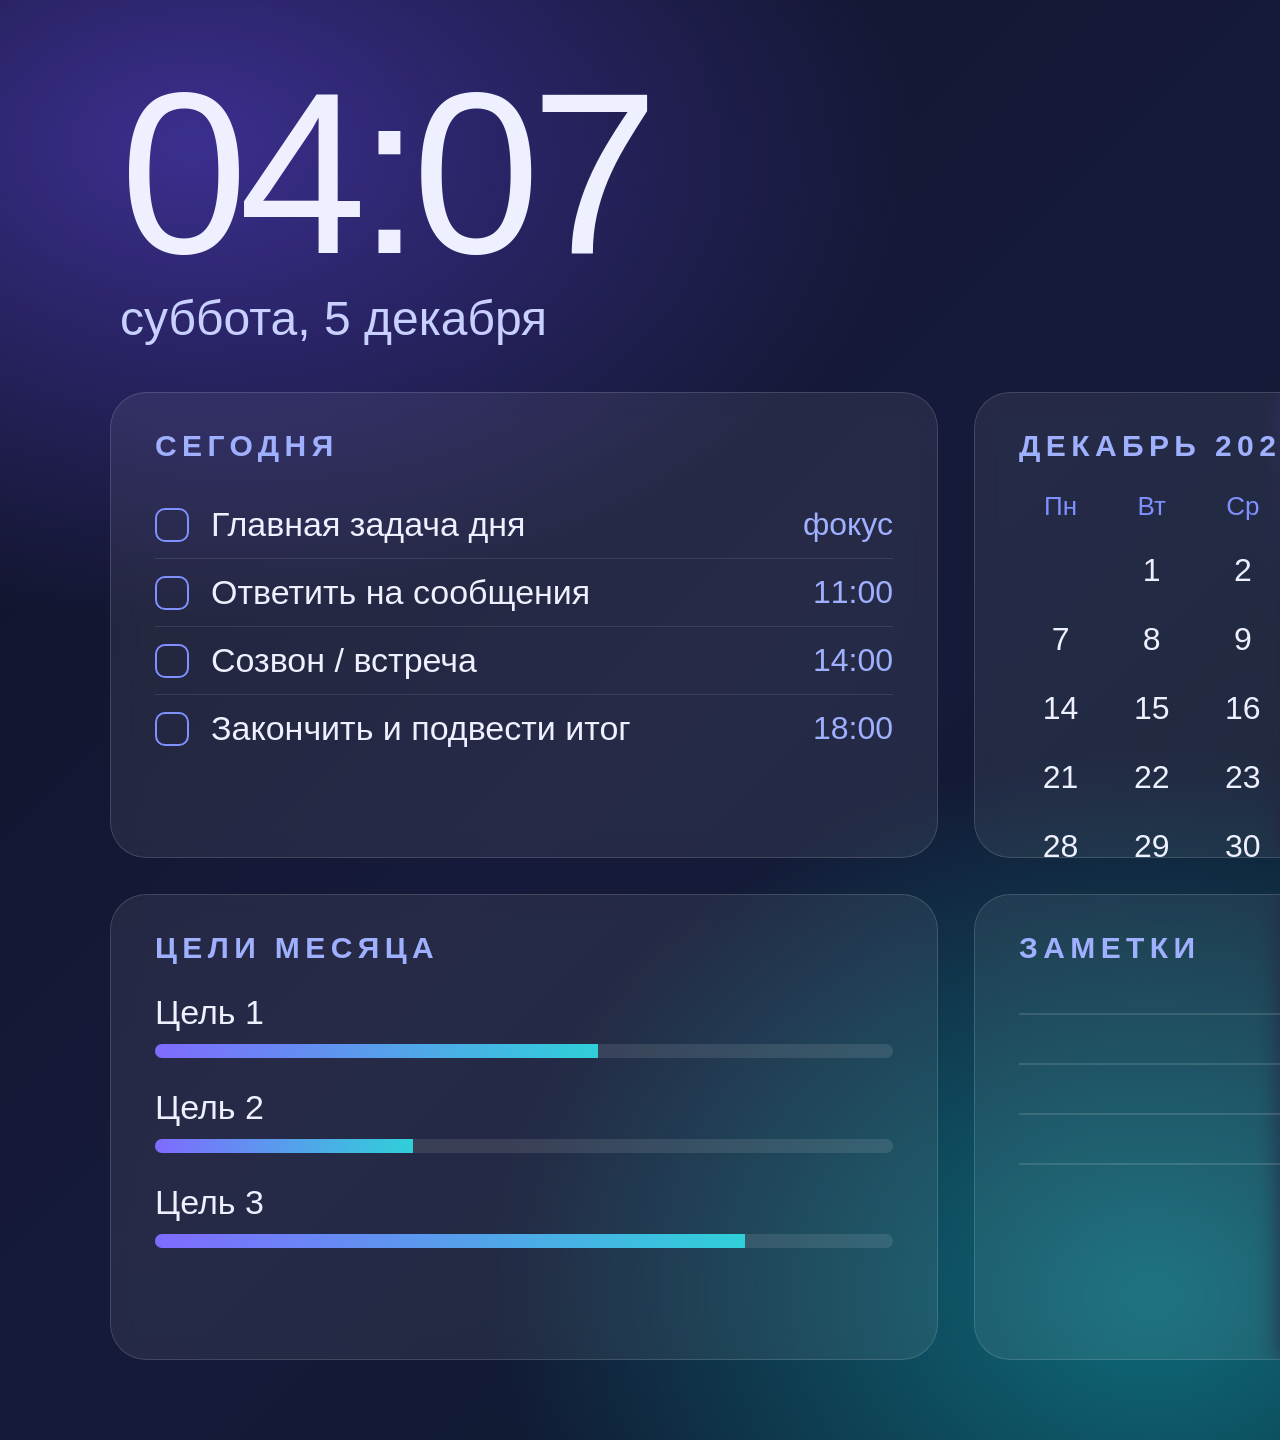
<file: desktop/wallpaper.html>
<!doctype html>
<html lang="ru"><head><meta charset="utf-8"><title>Рабочий стол</title>
<style>
*{box-sizing:border-box;margin:0}
body{width:2560px;height:1440px;overflow:hidden;font-family:"Inter","Segoe UI",Helvetica,Arial,sans-serif;color:#eef0ff;
background:radial-gradient(1200px 800px at 15% 10%,#3b2f8f 0%,transparent 60%),radial-gradient(1100px 900px at 90% 90%,#0e6b7a 0%,transparent 60%),linear-gradient(135deg,#0f1226,#161a3a 50%,#0b1a2b);padding:70px 110px 80px;display:grid;grid-template-columns:1.15fr 1fr 1fr;grid-template-rows:auto minmax(0,1fr) minmax(0,1fr);gap:36px}
.card{overflow:hidden;background:rgba(255,255,255,.07);border:1px solid rgba(255,255,255,.14);border-radius:36px;padding:36px 44px;backdrop-filter:blur(12px)}
h2{font-size:30px;letter-spacing:.18em;text-transform:uppercase;color:#9fb0ff;font-weight:600;margin-bottom:28px}
.head{grid-column:1/4;display:flex;justify-content:space-between;align-items:flex-end;padding:0 10px 10px}
.time{font-size:230px;font-weight:200;line-height:.9;letter-spacing:-.04em}
.date{font-size:48px;color:#c8d0ff;margin-top:14px;font-weight:300}
.quote{font-size:38px;max-width:700px;text-align:right;color:#aab4ee;font-weight:300;line-height:1.35}
.row{display:flex;align-items:center;gap:22px;font-size:34px;padding:14px 0;border-bottom:1px solid rgba(255,255,255,.1)}
.row:last-child{border:0}
.box{width:34px;height:34px;border-radius:10px;border:2px solid #7f90ff;flex:none}
.dot{width:16px;height:16px;border-radius:50%;flex:none}
.t{margin-left:auto;color:#9fb0ff;font-size:32px}
.cal{display:grid;grid-template-columns:repeat(7,1fr);gap:8px;text-align:center;font-size:32px}
.cal b{color:#7f90ff;font-weight:500;font-size:26px;padding-bottom:10px}
.cal span{padding:12px 0;border-radius:16px}
.cal .today{background:linear-gradient(135deg,#7f6bff,#2fd0d9);color:#fff;font-weight:700}
.cal .dim{color:#5d6694}
.line{height:2px;background:rgba(255,255,255,.12);margin:48px 0}
.goal{margin-bottom:30px;font-size:34px}.bar{height:14px;border-radius:7px;background:rgba(255,255,255,.1);margin-top:12px;overflow:hidden}.bar i{display:block;height:100%;background:linear-gradient(90deg,#7f6bff,#2fd0d9)}
.hide-time .time{display:none}.hide-time .date{font-size:64px;margin:0}
</style></head><body>
<div class="head">
 <div><div class="time" id="time">09:41</div><div class="date" id="date"></div></div>
 <div class="quote">Один шаг за раз.<br>Главное сегодня — сделать главное.</div>
</div>

<div class="card"><h2>Сегодня</h2>
 <div class="row"><span class="box"></span>Главная задача дня<span class="t">фокус</span></div>
 <div class="row"><span class="box"></span>Ответить на сообщения<span class="t">11:00</span></div>
 <div class="row"><span class="box"></span>Созвон / встреча<span class="t">14:00</span></div>
 <div class="row"><span class="box"></span>Закончить и подвести итог<span class="t">18:00</span></div>
</div>

<div class="card"><h2 id="mon">Месяц</h2><div class="cal" id="cal"></div></div>

<div class="card"><h2>Напоминания</h2>
 <div class="row"><span class="dot" style="background:#ff6b8a"></span>Срочное<span class="t">сегодня</span></div>
 <div class="row"><span class="dot" style="background:#ffc857"></span>Оплатить / отправить<span class="t">завтра</span></div>
 <div class="row"><span class="dot" style="background:#4ee0a0"></span>Не забыть на неделе<span class="t">пт</span></div>
 <div class="row"><span class="dot" style="background:#7f90ff"></span>Позвонить<span class="t">—</span></div>
</div>

<div class="card"><h2>Цели месяца</h2>
 <div class="goal">Цель 1<div class="bar"><i style="width:60%"></i></div></div>
 <div class="goal">Цель 2<div class="bar"><i style="width:35%"></i></div></div>
 <div class="goal">Цель 3<div class="bar"><i style="width:80%"></i></div></div>
</div>

<div class="card"><h2>Заметки</h2><div class="line"></div><div class="line"></div><div class="line"></div><div class="line"></div></div>
<div class="card"><h2>Привычки</h2>
 <div class="row"><span class="box"></span>Вода</div><div class="row"><span class="box"></span>Движение</div><div class="row"><span class="box"></span>Чтение</div><div class="row"><span class="box"></span>Сон до 23:00</div>
</div>
<script>
const q=new URLSearchParams(location.search);if(q.has('static'))document.body.classList.add('hide-time');
const M=['Январь','Февраль','Март','Апрель','Май','Июнь','Июль','Август','Сентябрь','Октябрь','Ноябрь','Декабрь'];
const D=['воскресенье','понедельник','вторник','среда','четверг','пятница','суббота'];
function tick(){const n=new Date();document.getElementById('time').textContent=n.toLocaleTimeString('ru',{hour:'2-digit',minute:'2-digit'});
document.getElementById('date').textContent=D[n.getDay()]+', '+n.getDate()+' '+M[n.getMonth()].toLowerCase().replace(/ь$/,'я').replace(/т$/,'та').replace(/й$/,'я');
document.getElementById('mon').textContent=M[n.getMonth()]+' '+n.getFullYear();
let h='';['Пн','Вт','Ср','Чт','Пт','Сб','Вс'].forEach(d=>h+='<b>'+d+'</b>');
const first=(new Date(n.getFullYear(),n.getMonth(),1).getDay()+6)%7,len=new Date(n.getFullYear(),n.getMonth()+1,0).getDate();
for(let i=0;i<first;i++)h+='<span></span>';
for(let d=1;d<=len;d++)h+='<span class="'+(d===n.getDate()?'today':'')+'">'+d+'</span>';
document.getElementById('cal').innerHTML=h;}
tick();setInterval(tick,1000);
</script></body></html>
</file>
<file: assets/css/style.css>
/* ==========================================================================
   FSC.KZ — design tokens
   ========================================================================== */
:root {
  /* Real brand ramp: near-black ink → rust/terracotta → warm cream (sampled from facility signage) */
  --green-900: #1c130d;
  --green-800: #342014;
  --green-700: #b8431a;
  --green-600: #c9541f;
  --green-500: #d97a3f;
  --green-400: #e79a5e;
  --green-300: #f0b988;
  --green-200: #f5d9bb;
  --green-100: #f8e7d3;
  --green-50: #fbf1e6;
  --cream: #f8f3ea;
  --earth: #d8a24a;
  --earth-dark: #a86a1f;
  --ink: #221a14;
  --ink-soft: #6b5a4c;
  --white: #ffffff;

  --wa: #25d366;
  --wa-dark: #1ebe5a;

  --font-display: 'Fraunces', 'Georgia', serif;
  --font-body: 'Manrope', 'Segoe UI', sans-serif;

  --radius-lg: 28px;
  --radius-md: 18px;
  --radius-sm: 12px;
  --shadow-soft: 0 20px 45px -20px rgba(28, 19, 13, 0.35);
  --shadow-card: 0 12px 30px -14px rgba(28, 19, 13, 0.28);
  --ease: cubic-bezier(.22, 1, .36, 1);
}

* { box-sizing: border-box; }
html { scroll-behavior: smooth; }
body {
  margin: 0;
  font-family: var(--font-body);
  color: var(--ink);
  background: var(--cream);
  line-height: 1.6;
  -webkit-font-smoothing: antialiased;
  overflow-x: hidden;
}
h1, h2, h3, h4 { font-family: var(--font-display); font-weight: 600; line-height: 1.15; margin: 0 0 .5em; color: var(--green-900); }
p { margin: 0 0 1em; color: var(--ink-soft); }
a { color: inherit; text-decoration: none; }
ul { list-style: none; margin: 0; padding: 0; }
img, svg { max-width: 100%; display: block; }
button { font-family: inherit; cursor: pointer; }

.container {
  width: 100%;
  max-width: 1180px;
  margin: 0 auto;
  padding: 0 24px;
}

.eyebrow {
  display: inline-block;
  font-weight: 700;
  font-size: .8rem;
  letter-spacing: .08em;
  text-transform: uppercase;
  color: var(--green-600);
  margin-bottom: 1em;
}
.eyebrow--dark { color: var(--green-700); }
.eyebrow--light { color: var(--green-300); }

/* Reveal-on-scroll (progressive enhancement: hidden only once JS confirms it can reveal them) */
.js-ready [data-reveal] {
  opacity: 0;
  transform: translateY(28px);
  transition: opacity .8s var(--ease), transform .8s var(--ease);
}
.js-ready [data-reveal].is-visible { opacity: 1; transform: translateY(0); }

@media (prefers-reduced-motion: reduce) {
  [data-reveal] { opacity: 1 !important; transform: none !important; transition: none !important; }
}

/* ==========================================================================
   Buttons
   ========================================================================== */
.btn {
  display: inline-flex;
  align-items: center;
  justify-content: center;
  gap: .5em;
  padding: .95em 1.7em;
  border-radius: 999px;
  font-weight: 700;
  font-size: .95rem;
  border: 2px solid transparent;
  transition: transform .25s var(--ease), box-shadow .25s var(--ease), background .25s var(--ease), color .25s var(--ease);
  white-space: nowrap;
}
.btn:hover { transform: translateY(-2px); }
.btn--primary { background: var(--green-700); color: var(--white); box-shadow: var(--shadow-card); }
.btn--primary:hover { background: var(--green-800); }
.btn--outline { border-color: var(--green-700); color: var(--green-800); background: transparent; }
.btn--outline:hover { background: var(--green-700); color: var(--white); }
.btn--whatsapp { background: var(--wa); color: var(--white); }
.btn--whatsapp:hover { background: var(--wa-dark); }
.btn--sm { padding: .6em 1.1em; font-size: .85rem; }
.btn--block { width: 100%; }

/* ==========================================================================
   Header
   ========================================================================== */
.header {
  position: fixed;
  inset: 0 0 auto 0;
  z-index: 100;
  padding: 14px 0;
  transition: background .35s var(--ease), box-shadow .35s var(--ease), padding .35s var(--ease);
}
.header::before {
  content: "";
  position: absolute; inset: 0;
  background: rgba(250, 247, 240, 0.72);
  backdrop-filter: blur(14px);
  -webkit-backdrop-filter: blur(14px);
  opacity: 0;
  transition: opacity .35s var(--ease);
}
.header.is-scrolled::before { opacity: 1; }
.header.is-scrolled { box-shadow: 0 8px 30px -18px rgba(28, 19, 13,.35); padding: 8px 0; }

.header__inner { position: relative; display: flex; align-items: center; justify-content: space-between; gap: 24px; }

.logo { display: flex; align-items: center; gap: 10px; }
.logo__mark { width: 42px; height: 28px; }
.logo__text { font-family: var(--font-display); font-weight: 700; font-size: 1.35rem; color: var(--green-900); }
.logo__dot { color: var(--green-500); }

.nav { display: flex; gap: 28px; }
.nav a { font-weight: 600; font-size: .95rem; color: var(--ink); position: relative; padding: 4px 0; }
.nav a::after {
  content: "";
  position: absolute; left: 0; right: 100%; bottom: -2px; height: 2px;
  background: var(--green-600);
  transition: right .3s var(--ease);
}
.nav a:hover::after { right: 0; }

.header__actions { display: flex; align-items: center; gap: 14px; }

.nav__toggle {
  display: none;
  flex-direction: column;
  justify-content: center;
  gap: 5px;
  width: 40px; height: 40px;
  background: transparent; border: none;
}
.nav__toggle span { display: block; height: 2px; width: 22px; background: var(--green-900); border-radius: 2px; transition: transform .3s var(--ease), opacity .3s var(--ease); margin: 0 auto; }
.nav__toggle.is-open span:nth-child(1) { transform: translateY(7px) rotate(45deg); }
.nav__toggle.is-open span:nth-child(2) { opacity: 0; }
.nav__toggle.is-open span:nth-child(3) { transform: translateY(-7px) rotate(-45deg); }

/* ==========================================================================
   Hero
   ========================================================================== */
.hero { position: relative; padding: 168px 0 90px; overflow: hidden; }
.hero__bg { position: absolute; inset: 0; z-index: 0; }
.hero__rows { position: absolute; bottom: 0; left: 0; width: 100%; height: 220px; }
.blob { position: absolute; border-radius: 50%; filter: blur(50px); opacity: .55; }
.blob--1 { width: 420px; height: 420px; background: radial-gradient(circle, var(--green-300), transparent 70%); top: -140px; right: -100px; }
.blob--2 { width: 320px; height: 320px; background: radial-gradient(circle, var(--earth), transparent 70%); bottom: -80px; left: -80px; opacity: .35; }

.hero__watermark {
  position: absolute;
  left: -0.5%;
  top: 66%;
  z-index: 0;
  font-family: var(--font-body);
  font-weight: 800;
  font-size: clamp(6rem, 15vw, 12rem);
  line-height: 1;
  letter-spacing: -0.02em;
  color: var(--green-700);
  opacity: .1;
  white-space: nowrap;
  pointer-events: none;
  user-select: none;
}

.hero__inner {
  position: relative; z-index: 1;
  display: grid;
  grid-template-columns: 1.05fr .95fr;
  gap: 56px;
  align-items: center;
}
.hero h1 { font-size: clamp(2.3rem, 4.4vw, 3.4rem); }
.hero__lead { font-size: 1.05rem; max-width: 52ch; }
.hero__cta { display: flex; gap: 16px; flex-wrap: wrap; margin: 28px 0 8px; }

.glass-stats {
  position: absolute;
  top: 20px; right: 20px;
  z-index: 2;
  display: flex;
  flex-direction: column;
  gap: 10px;
  line-height: normal;
}
.glass-stat {
  display: flex;
  flex-direction: column;
  padding: 10px 16px;
  border-radius: var(--radius-sm);
  background: rgba(28, 19, 13, 0.42);
  backdrop-filter: blur(10px);
  -webkit-backdrop-filter: blur(10px);
  border: 1px solid rgba(255,255,255,.18);
  text-align: right;
}
.glass-stat__num { font-family: var(--font-display); font-size: 1.25rem; font-weight: 600; color: var(--white); }
.glass-stat__label { font-size: .72rem; color: rgba(255,255,255,.85); max-width: 16ch; }

/* Reveal-card cursor spotlight interaction */
.reveal-card {
  position: relative;
  border-radius: var(--radius-lg);
  background: linear-gradient(160deg, var(--green-50), var(--white));
  box-shadow: var(--shadow-soft);
  padding: 32px;
  overflow: hidden;
  isolation: isolate;
}
.reveal-card__glow {
  position: absolute; inset: 0;
  background: radial-gradient(220px circle at var(--mx, 50%) var(--my, 50%), rgba(255,255,255,.55), transparent 60%);
  opacity: 0;
  transition: opacity .4s var(--ease);
  pointer-events: none;
  z-index: 1;
}
.reveal-card:hover .reveal-card__glow { opacity: 1; }
.hero__illustration { position: relative; z-index: 0; transition: transform .5s var(--ease); }
.reveal-card:hover .hero__illustration { transform: scale(1.03) rotate(-1deg); }
.float-slow { animation: float 5s ease-in-out infinite; transform-origin: center; }
@keyframes float { 0%,100% { transform: translateY(0); } 50% { transform: translateY(-10px); } }

.reveal-card--photo { padding: 0; line-height: 0; }
.reveal-card--photo img {
  width: 100%;
  object-fit: cover;
  border-radius: var(--radius-lg);
  transition: transform .6s var(--ease);
}
.reveal-card--photo:hover img { transform: scale(1.04); }
.reveal-card--photo .reveal-card__glow { border-radius: var(--radius-lg); }
.hero__photo { aspect-ratio: 1374 / 768; }
.about__media img { aspect-ratio: 4 / 3; object-position: center 30%; }

/* ==========================================================================
   About
   ========================================================================== */
.about { padding: 90px 0; }
.about__inner { display: grid; grid-template-columns: 1fr 1fr; gap: 56px; align-items: center; }
.about__points { display: flex; flex-direction: column; gap: 12px; margin-top: 20px; }
.about__points li { position: relative; padding-left: 28px; color: var(--ink-soft); font-weight: 500; }
.about__points li::before { content: "✓"; position: absolute; left: 0; color: var(--green-600); font-weight: 800; }
.about__media { position: relative; }
.media-badge {
  position: absolute; bottom: 18px; right: 18px; z-index: 2;
  background: rgba(28, 19, 13,.85); color: var(--white);
  font-size: .75rem; font-weight: 600;
  padding: 6px 12px; border-radius: 999px;
  width: max-content;
}
.media-badge--hero { left: 18px; right: auto; background: rgba(28, 19, 13,.82); }

/* ==========================================================================
   Services
   ========================================================================== */
.services { padding: 90px 0; background: var(--green-50); }
.section-head { max-width: 640px; margin: 0 auto 52px; text-align: center; }
.section-head h2 { font-size: clamp(1.7rem, 3vw, 2.3rem); }

.cards { display: grid; grid-template-columns: repeat(3, 1fr); gap: 28px; }
.cards--two { grid-template-columns: repeat(2, 1fr); max-width: 820px; margin: 0 auto; }
.card {
  position: relative;
  background: var(--white);
  border-radius: var(--radius-md);
  padding: 34px 28px 30px;
  box-shadow: var(--shadow-card);
  overflow: hidden;
  transition: transform .45s var(--ease), box-shadow .45s var(--ease);
}
.card:hover { transform: translateY(-8px); box-shadow: 0 26px 50px -20px rgba(28, 19, 13,.4); }
.card__media {
  margin: -34px -28px 20px;
  aspect-ratio: 16 / 10;
  overflow: hidden;
}
.card__media img {
  width: 100%; height: 100%;
  object-fit: cover;
  transition: transform .6s var(--ease);
}
.card:hover .card__media img { transform: scale(1.08); }
.card__icon {
  width: 60px; height: 60px; margin-bottom: 18px;
  transition: transform .45s var(--ease);
}
.card:hover .card__icon { transform: scale(1.12) rotate(-4deg); }
.card h3 { font-size: 1.25rem; margin-bottom: .4em; }
.card > p { font-size: .95rem; }

.card__more {
  max-height: 0;
  opacity: 0;
  transform: translateY(8px);
  transition: max-height .45s var(--ease), opacity .4s var(--ease), transform .4s var(--ease), margin .4s var(--ease);
  overflow: hidden;
}
.card:hover .card__more,
.card:focus-within .card__more {
  max-height: 160px;
  opacity: 1;
  transform: translateY(0);
  margin-top: 6px;
}
.card__link { color: var(--green-700); font-weight: 700; font-size: .9rem; display: inline-block; margin-top: 6px; }

/* ==========================================================================
   Advantages
   ========================================================================== */
.advantages {
  padding: 90px 0;
  background: radial-gradient(1200px 500px at 50% -10%, var(--green-700), var(--green-900) 70%);
  color: var(--white);
}
.section-head--light h2 { color: var(--white); }

.numbers-row {
  display: grid;
  grid-template-columns: repeat(4, 1fr);
  gap: 20px;
  max-width: 900px;
  margin: 0 auto 52px;
  padding: 28px 20px;
  border-radius: var(--radius-md);
  background: rgba(255,255,255,.06);
  border: 1px solid rgba(255,255,255,.14);
}
.number { display: flex; flex-direction: column; align-items: center; text-align: center; gap: 4px; }
.number__val { font-family: var(--font-display); font-size: clamp(1.4rem, 2.4vw, 1.9rem); font-weight: 600; color: var(--green-300); }
.number__label { font-size: .78rem; color: rgba(255,255,255,.75); }

.adv-grid { display: grid; grid-template-columns: repeat(3, 1fr); gap: 24px; }
.adv {
  background: rgba(255,255,255,.06);
  border: 1px solid rgba(255,255,255,.12);
  border-radius: var(--radius-md);
  padding: 26px 24px;
  transition: background .35s var(--ease), transform .35s var(--ease);
}
.adv:hover { background: rgba(255,255,255,.12); transform: translateY(-6px); }
.adv__icon { font-size: 1.8rem; margin-bottom: 12px; }
.adv h4 { color: var(--white); font-size: 1.05rem; margin-bottom: .3em; }
.adv p { color: rgba(255,255,255,.75); font-size: .9rem; margin: 0; }

/* ==========================================================================
   Contact
   ========================================================================== */
.contact { padding: 90px 0 110px; }
.contact__inner { display: grid; grid-template-columns: 1fr 1fr; gap: 56px; align-items: start; }
.contact__lead { font-size: 1rem; }

.contact__list { display: flex; flex-direction: column; gap: 18px; margin: 28px 0 32px; }
.contact__list li { display: flex; align-items: flex-start; gap: 14px; }
.contact__ico { font-size: 1.2rem; line-height: 1.4; }
.contact__list strong { display: block; font-size: .82rem; color: var(--green-700); }
.contact__list a { font-weight: 600; }
.contact__list span { color: var(--ink-soft); }
.contact__note { display: block; font-size: .82rem; color: var(--ink-soft); opacity: .8; margin-top: 2px; }
.social-row { display: flex; gap: 14px; margin-top: 2px; }
.social-row a { font-weight: 600; color: var(--green-700); }

.contact__form {
  display: flex;
  flex-direction: column;
  gap: 18px;
  background: var(--white);
  padding: 32px;
  border-radius: var(--radius-lg);
  box-shadow: var(--shadow-soft);
  position: relative;
}
.contact__form label { display: flex; flex-direction: column; gap: 8px; font-size: .85rem; font-weight: 700; color: var(--green-800); }
.contact__form input,
.contact__form select,
.contact__form textarea {
  font-family: inherit;
  font-size: .95rem;
  padding: .85em 1em;
  border-radius: var(--radius-sm);
  border: 1.5px solid var(--green-100);
  background: var(--green-50);
  color: var(--ink);
  resize: vertical;
  transition: border-color .25s var(--ease), background .25s var(--ease);
}
.contact__form input:focus,
.contact__form select:focus,
.contact__form textarea:focus {
  outline: none;
  border-color: var(--green-500);
  background: var(--white);
}
.form__hint { font-size: .78rem; color: var(--ink-soft); text-align: center; margin: -4px 0 0; }

.form__intro h3 { font-size: 1.3rem; margin-bottom: .3em; }
.form__intro p { font-size: .9rem; margin: 0; }

.form__fields { display: grid; grid-template-columns: 1fr 1fr; gap: 16px; }
.form__field--full { grid-column: 1 / -1; }

.field__error {
  display: none;
  font-size: .76rem;
  font-weight: 600;
  color: #b3261e;
}
.contact__form label.is-invalid input,
.contact__form label.is-invalid select,
.contact__form label.is-invalid textarea {
  border-color: #b3261e;
  background: #fdf1f0;
}
.contact__form label.is-invalid .field__error { display: block; }

.form__consent {
  flex-direction: row !important;
  align-items: flex-start;
  gap: 10px !important;
  font-size: .82rem !important;
  font-weight: 500 !important;
  color: var(--ink-soft) !important;
}
.form__consent input[type="checkbox"] {
  width: 18px; height: 18px;
  flex-shrink: 0;
  margin-top: 1px;
  accent-color: var(--green-700);
}
.contact__form .field__error--consent { margin-top: -12px; display: none; }
.contact__form.is-consent-invalid .field__error--consent { display: block; }
.contact__form.is-consent-invalid .form__consent { color: #b3261e !important; }

.form__success {
  text-align: center;
  padding: 20px 4px 4px;
}
.form__success-icon {
  width: 56px; height: 56px;
  margin: 0 auto 16px;
  border-radius: 50%;
  background: var(--green-700);
  color: var(--white);
  font-size: 1.6rem;
  display: flex;
  align-items: center;
  justify-content: center;
}
.form__success h3 { font-size: 1.3rem; margin-bottom: .4em; }
.form__success p { font-size: .92rem; margin: 0; }
.contact__form.is-submitted > *:not(.form__success) { display: none; }
.contact__form.is-submitted .form__success { display: block; }

/* ==========================================================================
   Footer
   ========================================================================== */
.footer { background: var(--green-900); color: rgba(255,255,255,.75); padding: 48px 0; }
.footer__inner { display: flex; flex-wrap: wrap; gap: 24px; align-items: center; justify-content: space-between; }
.footer .logo__text { color: var(--white); }
.footer__brand p { color: rgba(255,255,255,.6); font-size: .85rem; max-width: 32ch; margin: .4em 0 0; }
.footer__nav { display: flex; gap: 20px; flex-wrap: wrap; }
.footer__nav a { font-size: .88rem; font-weight: 600; color: rgba(255,255,255,.8); }
.footer__nav a:hover { color: var(--white); }
.footer__copy { font-size: .8rem; color: rgba(255,255,255,.5); width: 100%; text-align: center; margin-top: 8px; }

/* ==========================================================================
   Floating WhatsApp button
   ========================================================================== */
.wa-float {
  position: fixed;
  right: 22px; bottom: 22px;
  z-index: 200;
  width: 60px; height: 60px;
  border-radius: 50%;
  background: var(--wa);
  color: var(--white);
  display: flex; align-items: center; justify-content: center;
  box-shadow: 0 14px 30px -10px rgba(37, 211, 102, .6);
  transition: transform .3s var(--ease);
}
.wa-float:hover { transform: scale(1.08); }
.wa-float__pulse {
  position: absolute; inset: 0; border-radius: 50%;
  border: 2px solid var(--wa);
  animation: pulse 2.2s ease-out infinite;
}
@keyframes pulse {
  0% { transform: scale(1); opacity: .7; }
  100% { transform: scale(1.8); opacity: 0; }
}

/* ==========================================================================
   Responsive
   ========================================================================== */
@media (max-width: 980px) {
  .hero__inner, .about__inner, .contact__inner { grid-template-columns: 1fr; }
  .about__inner { text-align: left; }
  .about__media { order: -1; }
  .cards { grid-template-columns: 1fr 1fr; }
  .cards--two { grid-template-columns: 1fr 1fr; max-width: none; }
  .adv-grid { grid-template-columns: 1fr 1fr; }
  .numbers-row { grid-template-columns: repeat(2, 1fr); }
}

@media (max-width: 760px) {
  .nav { position: fixed; top: 0; right: 0; height: 100vh; width: min(78vw, 320px);
    background: var(--green-900); flex-direction: column; justify-content: center;
    gap: 26px; padding: 40px; transform: translateX(100%); transition: transform .4s var(--ease); z-index: 99; }
  .nav.is-open { transform: translateX(0); }
  .cards--two { grid-template-columns: 1fr; }
  .numbers-row { grid-template-columns: repeat(2, 1fr); gap: 24px 16px; padding: 22px 16px; }
  .form__fields { grid-template-columns: 1fr; }
  .nav a { color: var(--white); font-size: 1.1rem; }
  .header__actions .btn--sm { display: none; }
  .nav__toggle { display: flex; }
  .cards { grid-template-columns: 1fr; }
  .adv-grid { grid-template-columns: 1fr; }
  .hero { padding-top: 140px; }
  .hero__cta { flex-direction: column; align-items: stretch; }
  .hero__cta .btn { justify-content: center; }
  .hero__stats { gap: 20px; }
  .footer__inner { flex-direction: column; text-align: center; }
  .footer__nav { justify-content: center; }
  .hero__watermark { display: none; }
  .glass-stats { top: 12px; right: 12px; gap: 6px; }
  .glass-stat { padding: 6px 10px; }
  .glass-stat__num { font-size: 1rem; }
  .glass-stat__label { font-size: .62rem; }
}
</file>
<file: video/fsc-intro/base.css>
:root{
  --ink:#0b0d0c; --ink2:#141917; --orange:#FF6634; --green:#507F51; --lg:#8AA98A;
  --white:#ffffff; --muted:rgba(255,255,255,.62); --line:rgba(255,255,255,.14);
}
*{box-sizing:border-box;margin:0;padding:0}
html,body{width:1080px;height:1920px;overflow:hidden;background:var(--ink);
  font-family:"Inter",sans-serif;color:var(--white);-webkit-font-smoothing:antialiased}
#stage{position:absolute;inset:0;overflow:hidden;background:var(--ink)}
.scene{position:absolute;inset:0;display:none;overflow:hidden;will-change:transform,filter}
.bg{position:absolute;inset:-80px;background-size:cover;background-position:center}
.shade{position:absolute;inset:0;background:
  linear-gradient(180deg,rgba(11,13,12,.92) 0%,rgba(11,13,12,.55) 30%,rgba(11,13,12,.62) 60%,rgba(11,13,12,.96) 100%)}
.tint-o{position:absolute;inset:0;background:radial-gradient(900px 700px at 80% 15%,rgba(255,102,52,.22),transparent 70%)}
.tint-g{position:absolute;inset:0;background:radial-gradient(900px 800px at 15% 85%,rgba(80,127,81,.30),transparent 70%)}

/* ---------- typography ---------- */
.hl{position:absolute;left:84px;right:84px;top:300px;font-weight:800;text-transform:uppercase;
  letter-spacing:-.025em;line-height:.92;transform-origin:0 50%}
.hl .ln{display:block;font-size:112px;will-change:transform,opacity}
.hl .o{color:var(--orange)}
.hl .g{color:var(--lg)}
.hl .sub{display:block;margin-top:26px;font-size:44px;font-weight:500;text-transform:none;
  letter-spacing:-.01em;line-height:1.15;color:rgba(255,255,255,.86)}
.mask{display:block;overflow:hidden;padding-bottom:6px}

/* ---------- chrome ---------- */
.eyebrow{position:absolute;left:84px;top:178px;display:flex;align-items:center;gap:18px;
  font-size:26px;font-weight:700;letter-spacing:.14em;text-transform:uppercase;z-index:30}
.eyebrow .brand{display:flex;align-items:center;gap:12px;padding:12px 20px;border-radius:999px;
  background:rgba(255,255,255,.08);border:1.5px solid var(--line);backdrop-filter:blur(10px)}
.eyebrow .dot{width:12px;height:12px;border-radius:50%;background:var(--orange);box-shadow:0 0 18px var(--orange)}
.eyebrow .num{color:var(--muted)}
.eyebrow .topic{color:var(--lg)}
.corner{position:absolute;width:56px;height:56px;border-color:rgba(255,255,255,.55);border-style:solid;z-index:30}
.c-tl{left:40px;top:120px;border-width:3px 0 0 3px}
.c-tr{right:40px;top:120px;border-width:3px 3px 0 0}
.c-bl{left:40px;bottom:120px;border-width:0 0 3px 3px}
.c-br{right:40px;bottom:120px;border-width:0 3px 3px 0}
#progress{position:absolute;left:84px;right:84px;bottom:150px;height:6px;border-radius:3px;
  background:rgba(255,255,255,.12);z-index:30;overflow:hidden}
#progress i{display:block;height:100%;width:0;background:linear-gradient(90deg,var(--orange),#ff9a6e);border-radius:3px}
#captions{position:absolute;left:84px;right:84px;bottom:206px;z-index:30;display:flex;justify-content:center}
#captions .cap{max-width:900px;padding:22px 30px;border-radius:22px;background:rgba(10,12,11,.72);
  border:1.5px solid var(--line);backdrop-filter:blur(14px);font-size:38px;font-weight:600;
  line-height:1.25;text-align:center;letter-spacing:-.005em}
#captions .w{opacity:.22;transition:none}
#captions .w.on{opacity:1}
#captions .w.hot{color:var(--orange)}
#grain{position:absolute;inset:0;z-index:40;pointer-events:none;opacity:.075;mix-blend-mode:overlay}
#flash{position:absolute;inset:0;z-index:35;pointer-events:none;opacity:0;
  background:linear-gradient(100deg,transparent 30%,rgba(255,255,255,.9) 50%,transparent 70%)}
#vignette{position:absolute;inset:0;z-index:34;pointer-events:none;
  background:radial-gradient(ellipse at center,transparent 55%,rgba(0,0,0,.55) 100%)}

/* ---------- generic UI ---------- */
.chip{position:absolute;display:inline-flex;align-items:center;gap:14px;padding:18px 28px;border-radius:999px;
  font-size:34px;font-weight:700;background:rgba(14,17,16,.82);border:1.5px solid var(--line);
  backdrop-filter:blur(12px);white-space:nowrap}
.chip b{color:var(--orange)}
.chip.g b{color:var(--lg)}
.card{position:absolute;border-radius:36px;background:linear-gradient(160deg,rgba(32,38,35,.92),rgba(14,17,16,.94));
  border:1.5px solid rgba(255,255,255,.12);box-shadow:0 60px 120px rgba(0,0,0,.55),inset 0 1px 0 rgba(255,255,255,.08)}
.p3d{position:absolute;inset:0;perspective:1800px;perspective-origin:50% 45%}
.box{position:absolute;transform-style:preserve-3d}
.face{position:absolute;backface-visibility:hidden}
</file>
<file: video/fsc-reel-2/base.css>
:root{
  --ink:#0b0d0c; --ink2:#141917; --orange:#FF6634; --green:#507F51; --lg:#8AA98A;
  --white:#ffffff; --muted:rgba(255,255,255,.62); --line:rgba(255,255,255,.14);
}
*{box-sizing:border-box;margin:0;padding:0}
html,body{width:1080px;height:1920px;overflow:hidden;background:var(--ink);
  font-family:"Inter",sans-serif;color:var(--white);-webkit-font-smoothing:antialiased}
#stage{position:absolute;inset:0;overflow:hidden;background:var(--ink)}
.scene{position:absolute;inset:0;display:none;overflow:hidden;will-change:transform,filter}
.bg{position:absolute;inset:-80px;background-size:cover;background-position:center}
.shade{position:absolute;inset:0;background:
  linear-gradient(180deg,rgba(11,13,12,.92) 0%,rgba(11,13,12,.55) 30%,rgba(11,13,12,.62) 60%,rgba(11,13,12,.96) 100%)}
.tint-o{position:absolute;inset:0;background:radial-gradient(900px 700px at 80% 15%,rgba(255,102,52,.22),transparent 70%)}
.tint-g{position:absolute;inset:0;background:radial-gradient(900px 800px at 15% 85%,rgba(80,127,81,.30),transparent 70%)}

/* ---------- typography ---------- */
.hl{position:absolute;left:84px;right:84px;top:300px;font-weight:800;text-transform:uppercase;
  letter-spacing:-.025em;line-height:.92;transform-origin:0 50%}
.hl .ln{display:block;font-size:112px;will-change:transform,opacity}
.hl .o{color:var(--orange)}
.hl .g{color:var(--lg)}
.hl .sub{display:block;margin-top:26px;font-size:44px;font-weight:500;text-transform:none;
  letter-spacing:-.01em;line-height:1.15;color:rgba(255,255,255,.86)}
.mask{display:block;overflow:hidden;padding-bottom:6px}

/* ---------- chrome ---------- */
.eyebrow{position:absolute;left:84px;top:178px;display:flex;align-items:center;gap:18px;
  font-size:26px;font-weight:700;letter-spacing:.14em;text-transform:uppercase;z-index:30}
.eyebrow .brand{display:flex;align-items:center;gap:12px;padding:12px 20px;border-radius:999px;
  background:rgba(255,255,255,.08);border:1.5px solid var(--line);backdrop-filter:blur(10px)}
.eyebrow .dot{width:12px;height:12px;border-radius:50%;background:var(--orange);box-shadow:0 0 18px var(--orange)}
.eyebrow .num{color:var(--muted)}
.eyebrow .topic{color:var(--lg)}
.corner{position:absolute;width:56px;height:56px;border-color:rgba(255,255,255,.55);border-style:solid;z-index:30}
.c-tl{left:40px;top:120px;border-width:3px 0 0 3px}
.c-tr{right:40px;top:120px;border-width:3px 3px 0 0}
.c-bl{left:40px;bottom:120px;border-width:0 0 3px 3px}
.c-br{right:40px;bottom:120px;border-width:0 3px 3px 0}
#progress{position:absolute;left:84px;right:84px;bottom:150px;height:6px;border-radius:3px;
  background:rgba(255,255,255,.12);z-index:30;overflow:hidden}
#progress i{display:block;height:100%;width:0;background:linear-gradient(90deg,var(--orange),#ff9a6e);border-radius:3px}
#captions{position:absolute;left:84px;right:84px;bottom:206px;z-index:30;display:flex;justify-content:center}
#captions .cap{max-width:900px;padding:22px 30px;border-radius:22px;background:rgba(10,12,11,.72);
  border:1.5px solid var(--line);backdrop-filter:blur(14px);font-size:38px;font-weight:600;
  line-height:1.25;text-align:center;letter-spacing:-.005em}
#captions .w{opacity:.22;transition:none}
#captions .w.on{opacity:1}
#captions .w.hot{color:var(--orange)}
#grain{position:absolute;inset:0;z-index:40;pointer-events:none;opacity:.075;mix-blend-mode:overlay}
#flash{position:absolute;inset:0;z-index:35;pointer-events:none;opacity:0;
  background:linear-gradient(100deg,transparent 30%,rgba(255,255,255,.9) 50%,transparent 70%)}
#vignette{position:absolute;inset:0;z-index:34;pointer-events:none;
  background:radial-gradient(ellipse at center,transparent 55%,rgba(0,0,0,.55) 100%)}

/* ---------- generic UI ---------- */
.chip{position:absolute;display:inline-flex;align-items:center;gap:14px;padding:18px 28px;border-radius:999px;
  font-size:34px;font-weight:700;background:rgba(14,17,16,.82);border:1.5px solid var(--line);
  backdrop-filter:blur(12px);white-space:nowrap}
.chip b{color:var(--orange)}
.chip.g b{color:var(--lg)}
.card{position:absolute;border-radius:36px;background:linear-gradient(160deg,rgba(32,38,35,.92),rgba(14,17,16,.94));
  border:1.5px solid rgba(255,255,255,.12);box-shadow:0 60px 120px rgba(0,0,0,.55),inset 0 1px 0 rgba(255,255,255,.08)}
.p3d{position:absolute;inset:0;perspective:1800px;perspective-origin:50% 45%}
.box{position:absolute;transform-style:preserve-3d}
.face{position:absolute;backface-visibility:hidden}
</file>
